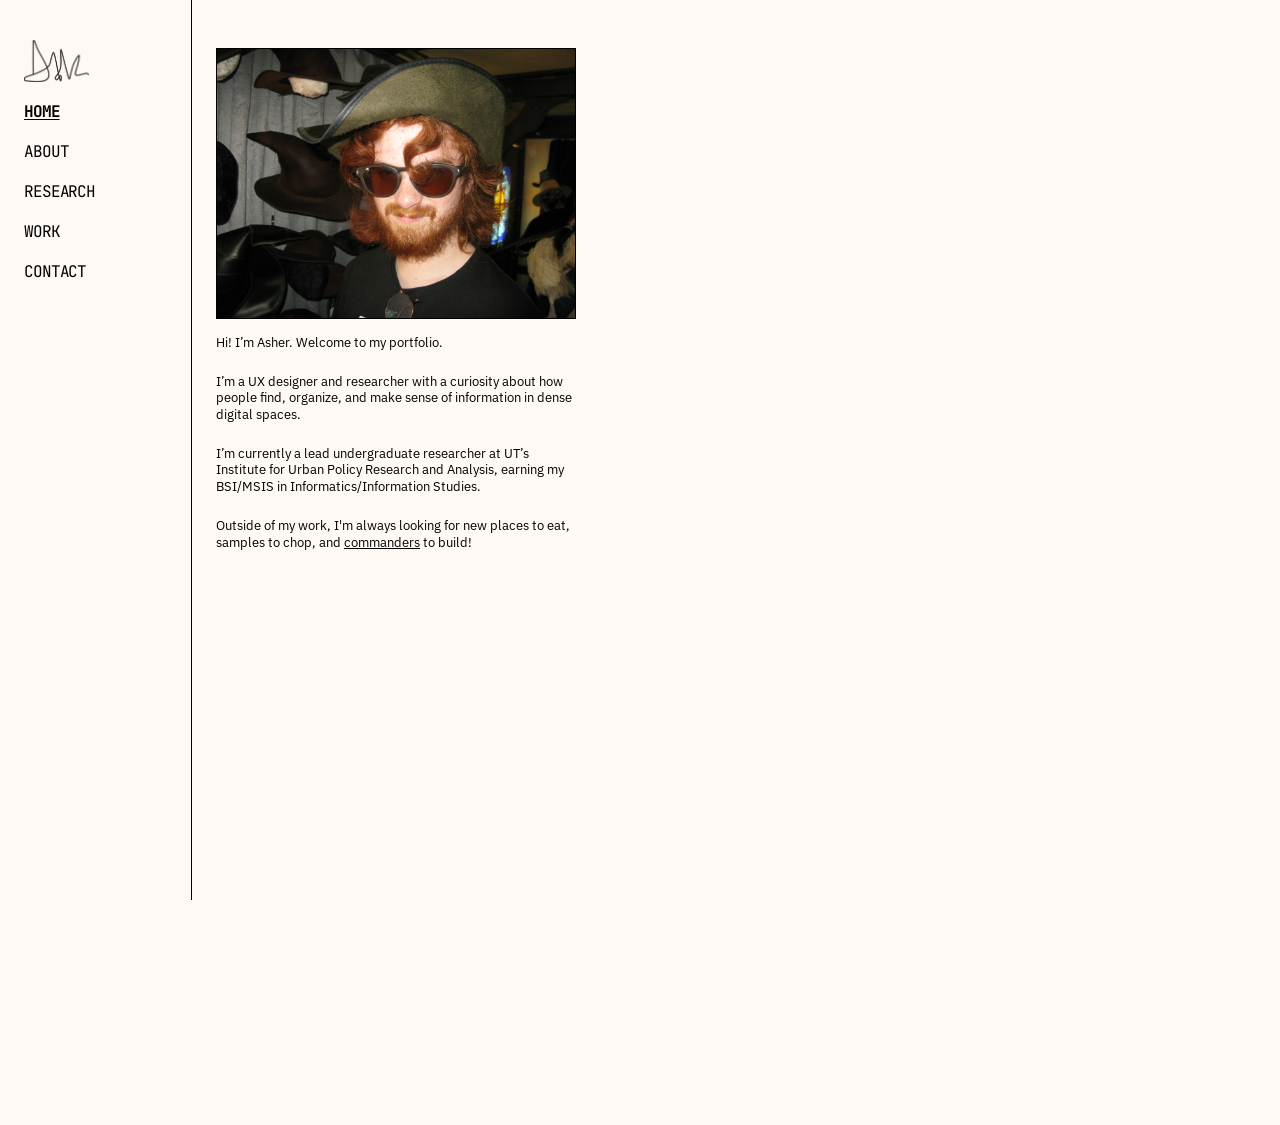
<file: index.html>
<!DOCTYPE html>
<html lang="en">
<head>
  <meta charset="UTF-8">
  <meta name="viewport" content="width=device-width, initial-scale=1.0">
  <meta name="description" content="my portfolio">
  <title>atk/home</title>

  <link rel="icon" href="appicon.png">
  <link rel="preconnect" href="https://fonts.googleapis.com">
  <link rel="preconnect" href="https://fonts.gstatic.com" crossorigin>
  <link href="https://fonts.googleapis.com/css2?family=IBM+Plex+Sans:wght@400;700&family=JetBrains+Mono:wght@400;700&display=swap" rel="stylesheet">
  <link rel="stylesheet" href="styles.css">
  <style>:root { --content-width: 450px; --pad-top: 60px; }</style>
</head>
<body>
  <div class="page">

    <aside class="sidebar">
      <nav class="nav" aria-label="Main">
        <a class="logo" href="index.html">
          <img src="tabula_rasa_assets_exported/logo_hires.png" width="81" height="47" alt="home">
        </a>
        <ul class="nav-list">
          <li><a href="index.html" aria-current="page">Home</a></li>
          <li><a href="about.html">About</a></li>
          <li><a href="research.html">Research</a></li>
          <li><a href="work-homepage.html">Work</a></li>
          <li><a href="contact.html">Contact</a></li>
        </ul>
      </nav>
    </aside>

    <main class="content">
      <figure>
        <img src="tabula_rasa_assets_exported/website/home/Container/29359CBE-0831-4A86-A780-DB08AB0CEACF_1_105_c 1.jpg" alt="me">
      </figure>

      <div class="section">
        <p>Hi! I’m Asher. Welcome to my portfolio.</p><span style="line-height: 0.5;"><br></span>
        <p>I’m a UX designer and researcher with a curiosity about how people find, organize, and make sense of information in dense digital spaces.</p><span style="line-height: 0.5;"><br></span>
        <p>I’m currently a lead undergraduate researcher at UT’s Institute for Urban Policy Research and Analysis, earning my BSI/MSIS in Informatics/Information Studies.</p><span style="line-height: 0.5;"><br></span>
        <p>Outside of my work, I'm always looking for new places to eat, samples to chop, and <a href="https://en.wikipedia.org/wiki/Magic:_The_Gathering_Commander" target="_blank">commanders</a> to build!</p>
      </div>
    </main>

  </div>
</body>
</html>
</file>
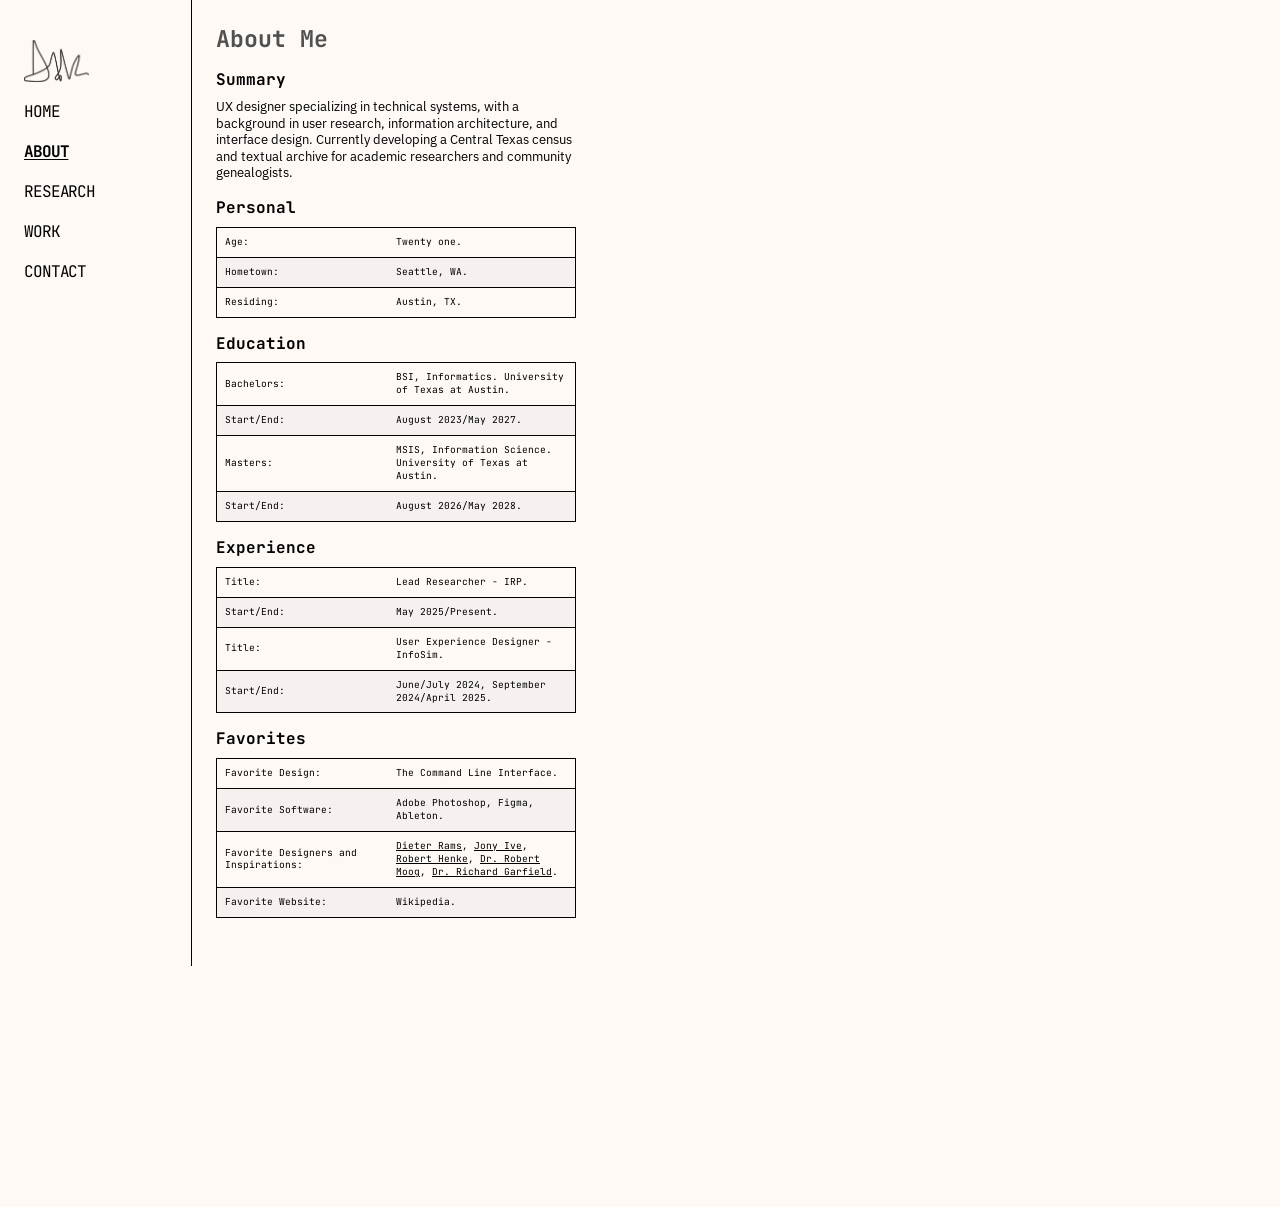
<file: about.html>
<!DOCTYPE html>
<html lang="en">
<head>
  <meta charset="UTF-8">
  <meta name="viewport" content="width=device-width, initial-scale=1.0">
  <meta name="description" content="About me">
  <title>atk/about</title>

  <link rel="icon" href="appicon.png">
  <link rel="preconnect" href="https://fonts.googleapis.com">
  <link rel="preconnect" href="https://fonts.gstatic.com" crossorigin>
  <link href="https://fonts.googleapis.com/css2?family=IBM+Plex+Sans:wght@400;700&family=JetBrains+Mono:wght@400;700&display=swap" rel="stylesheet">
  <link rel="stylesheet" href="styles.css">
  <style>:root { --content-width: 450px; --pad-top: 30px; }</style>
</head>
<body>
  <div class="page">

    <aside class="sidebar">
      <nav class="nav" aria-label="Main">
        <a class="logo" href="index.html">
          <img src="tabula_rasa_assets_exported/logo_hires.png" width="81" height="47" alt="go home">
        </a>
        <ul class="nav-list">
          <li><a href="index.html">Home</a></li>
          <li><a href="about.html" aria-current="page">About</a></li>
          <li><a href="research.html">Research</a></li>
          <li><a href="work-homepage.html">Work</a></li>
          <li><a href="contact.html">Contact</a></li>
        </ul>
      </nav>
    </aside>

    <main class="content">
      <h1>About Me</h1>

      <div class="section">
        <h2>Summary</h2>
        <p>UX designer specializing in technical systems, with a background in user research, information architecture, and interface design. Currently developing a Central Texas census and textual archive for academic researchers and community genealogists.</p>
      </div>

      <div class="section">
        <h2>Personal</h2>
      <dl class="details">
        <div class="details-row">
          <dt>Age:</dt>
          <dd>Twenty one.</dd>
        </div>
        <div class="details-row">
          <dt>Hometown:</dt>
          <dd>Seattle, WA.</dd>
        </div>
        <div class="details-row">
          <dt>Residing:</dt>
          <dd>Austin, TX.</dd>
        </div>
      </dl>
      </div>

      <div class="section">
        <h2>Education</h2>
      <dl class="details">
        <div class="details-row">
          <dt>Bachelors:</dt>
          <dd>BSI, Informatics. University of Texas at Austin.</dd>
        </div>
        <div class="details-row">
          <dt>Start/End:</dt>
          <dd>August 2023/May 2027.</dd>
        </div>
        <div class="details-row">
          <dt>Masters:</dt>
          <dd>MSIS, Information Science. University of Texas at Austin.</dd>
        </div>
        <div class="details-row">
          <dt>Start/End:</dt>
          <dd>August 2026/May 2028.</dd>
        </div>
      </dl>
      </div>

      <div class="section">
        <h2>Experience</h2>
      <dl class="details">
        <div class="details-row">
          <dt>Title:</dt>
          <dd>Lead Researcher - IRP.</dd>
        </div>
        <div class="details-row">
          <dt>Start/End:</dt>
          <dd>May 2025/Present.</dd>
        </div>
        <div class="details-row">
          <dt>Title:</dt>
          <dd>User Experience Designer - InfoSim.</dd>
        </div>
        <div class="details-row">
          <dt>Start/End:</dt>
          <dd>June/July 2024, September 2024/April 2025.</dd>
        </div>
      </dl>
      </div>

      <div class="section">
        <h2>Favorites</h2>
      <dl class="details">
        <div class="details-row">
          <dt>Favorite Design:</dt>
          <dd>The Command Line Interface.</dd>
        </div>
        <div class="details-row">
          <dt>Favorite Software:</dt>
          <dd>Adobe Photoshop, Figma, Ableton.</dd>
        </div>
        <div class="details-row">
          <dt>Favorite Designers and Inspirations:</dt>
          <dd><a href="https://en.wikipedia.org/wiki/Dieter_Rams" target = "_blank">Dieter Rams</a>, <a href="https://en.wikipedia.org/wiki/Jony_Ive" target = "_blank">Jony Ive</a>, <a href="https://en.wikipedia.org/wiki/Robert_Henke" target = "_blank">Robert Henke</a>, <a href="https://en.wikipedia.org/wiki/Robert_Moog" target = "_blank">Dr. Robert Moog</a>, <a href="https://en.wikipedia.org/wiki/Richard_Garfield" target = "_blank">Dr. Richard Garfield</a>.</dd>
        </div>
        <div class="details-row">
          <dt>Favorite Website:</dt>
          <dd>Wikipedia.</dd>
        </div>
      </dl>
      </div>
    </main>

  </div>
</body>
</html>
</file>
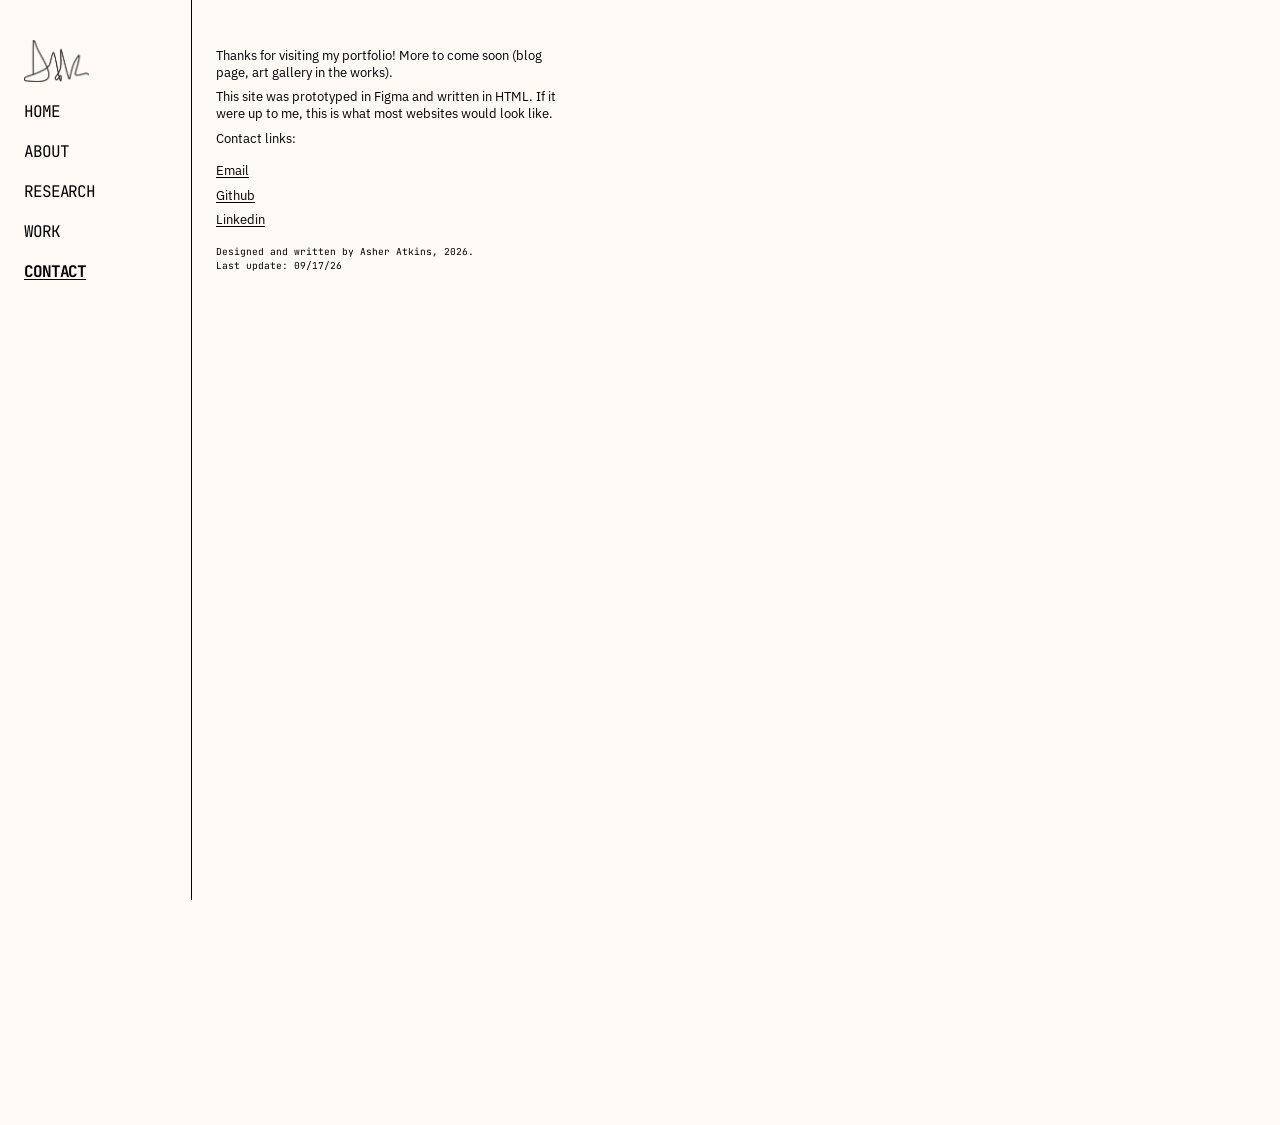
<file: contact.html>
<!DOCTYPE html>
<html lang="en">
<head>
  <meta charset="UTF-8">
  <meta name="viewport" content="width=device-width, initial-scale=1.0">
  <meta name="description" content="Contact me">
  <title>atk/contact</title>

  <link rel="icon" href="appicon.png">
  <link rel="preconnect" href="https://fonts.googleapis.com">
  <link rel="preconnect" href="https://fonts.gstatic.com" crossorigin>
  <link href="https://fonts.googleapis.com/css2?family=IBM+Plex+Sans:wght@400;700&family=JetBrains+Mono:wght@400;700&display=swap" rel="stylesheet">
  <link rel="stylesheet" href="styles.css">
  <style>:root { --content-width: 450px; --pad-top: 60px; }</style>
</head>
<body>
  <div class="page">

    <aside class="sidebar">
      <nav class="nav" aria-label="Main">
        <a class="logo" href="index.html">
          <img src="tabula_rasa_assets_exported/logo_hires.png" width="81" height="47" alt="home">
        </a>
        <ul class="nav-list">
          <li><a href="index.html">Home</a></li>
          <li><a href="about.html">About</a></li>
          <li><a href="research.html">Research</a></li>
          <li><a href="work-homepage.html">Work</a></li>
          <li><a href="contact.html" aria-current="page">Contact</a></li>
        </ul>
      </nav>
    </aside>

    <main class="content">
      <div class="section">
        <p>Thanks for visiting my portfolio! More to come soon (blog page, art gallery in the works).</p>
        <p>This site was prototyped in Figma and written in HTML. If it were up to me, this is what most websites would look like.</p>
        <p>Contact links:</p>
      </div>

      <div class="link-list">
        <a href="mailto:hello@atatkins.com">Email</a>
        <a href="https://github.com/skramjet" target="_blank">Github</a>
        <a href="https://www.linkedin.com/in/asher-atkins-a924b6294/" target="_blank">Linkedin</a>
      </div>

      <p class="colophon">Designed and written by Asher Atkins, 2026.<br>Last update: 09/17/26</p>
    </main>

  </div>
</body>
</html>
</file>
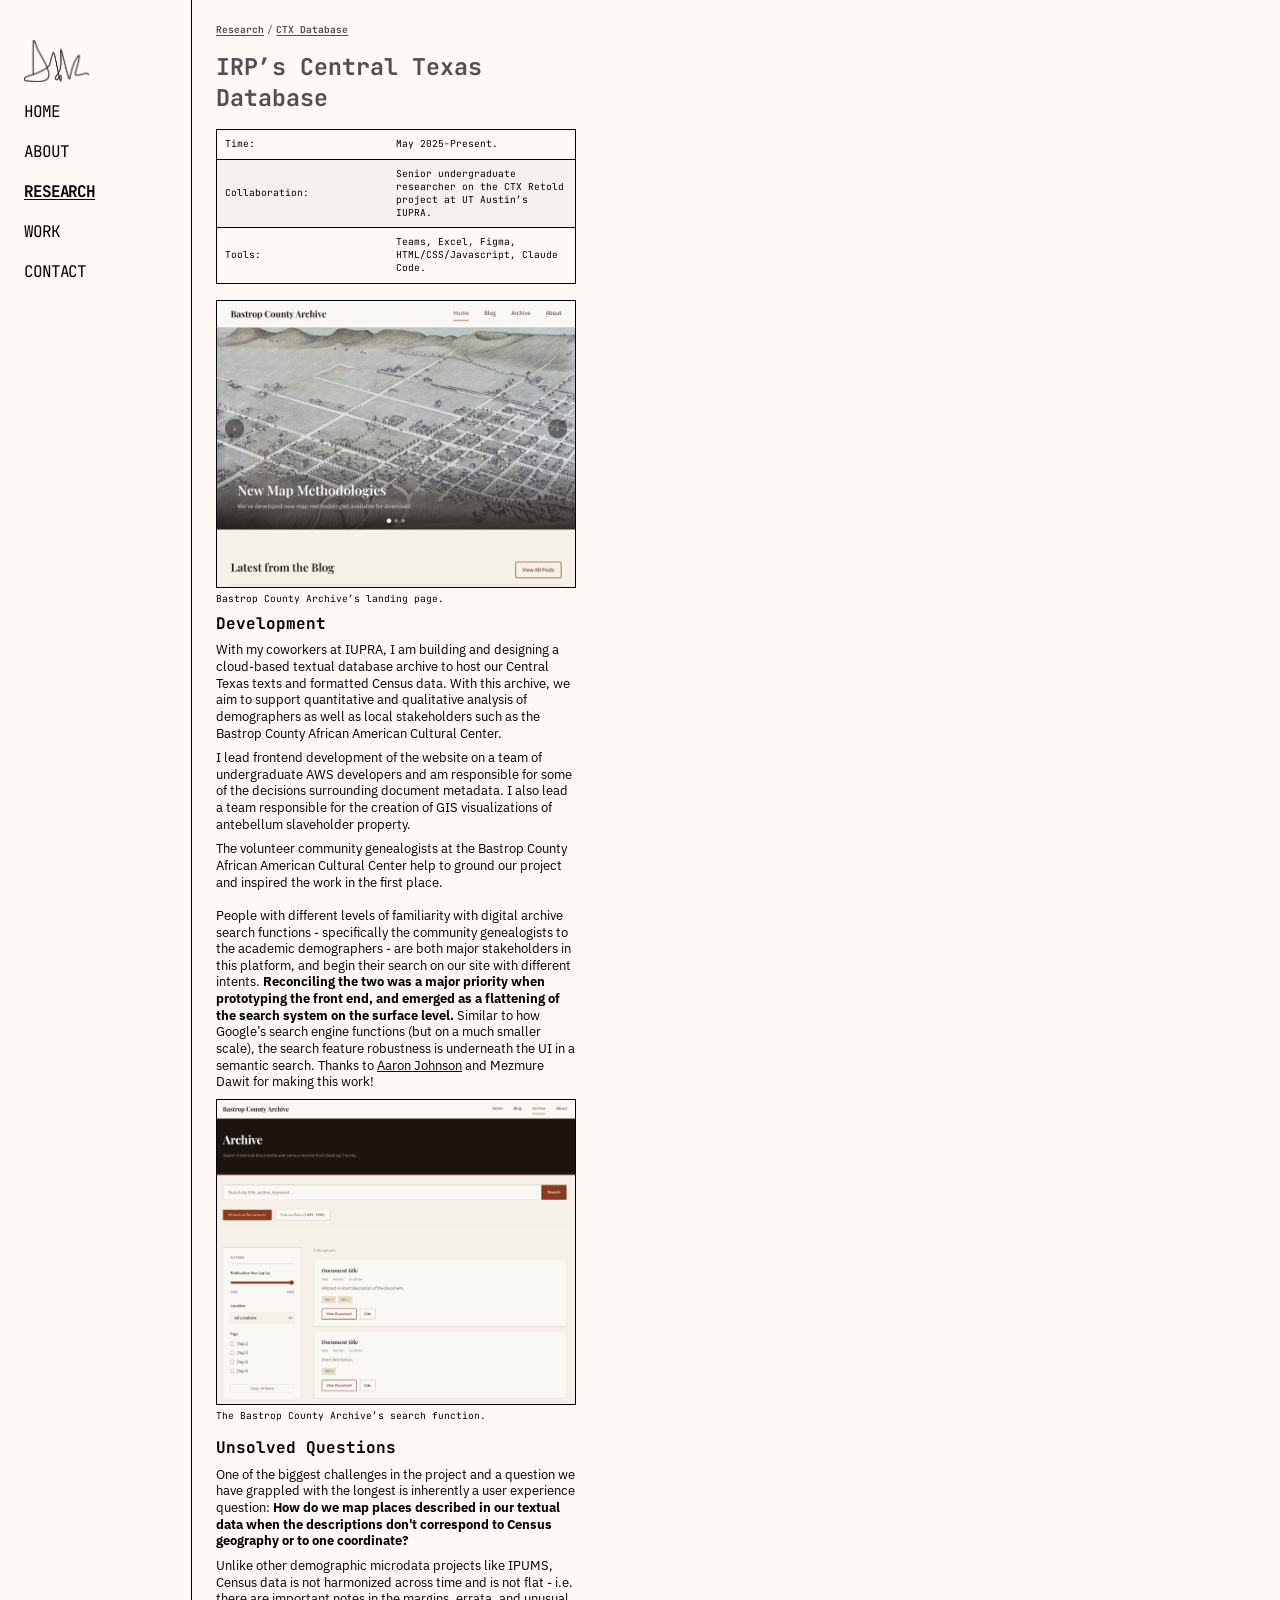
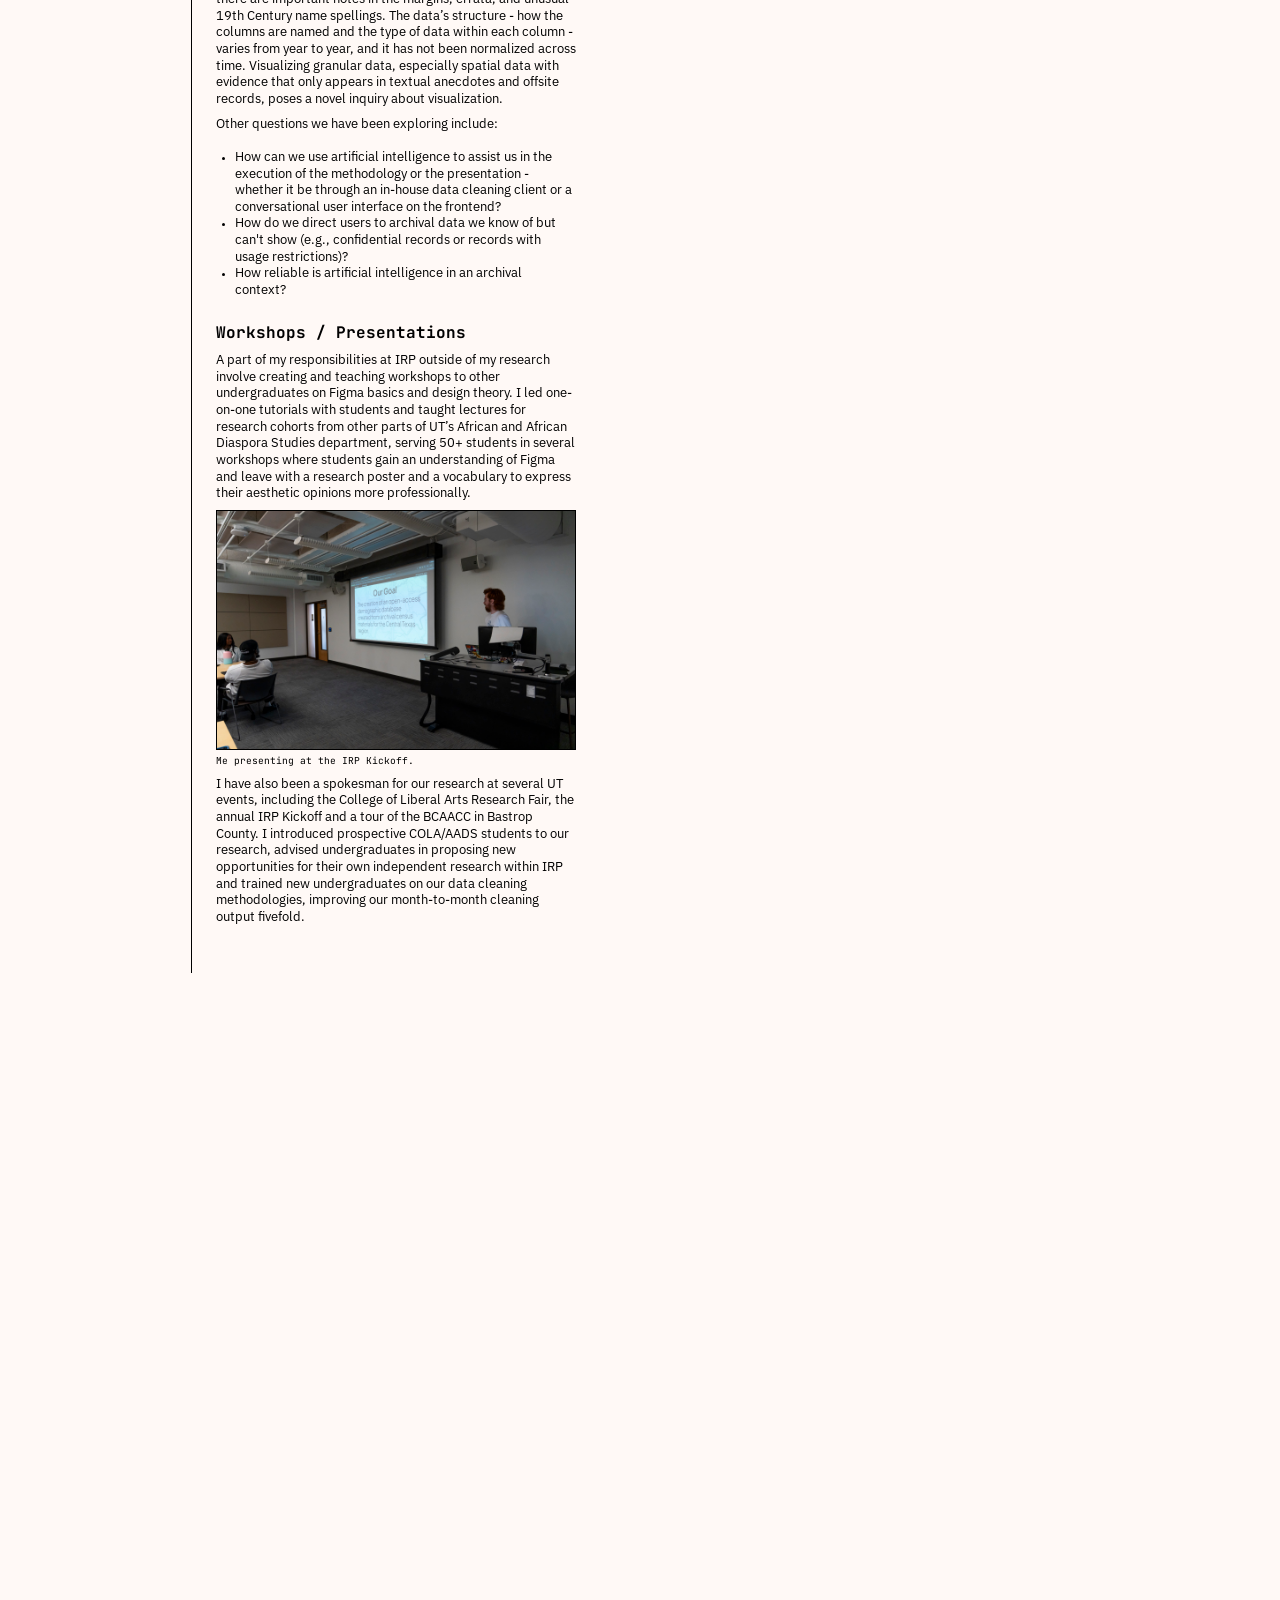
<file: research.html>
<!DOCTYPE html>
<html lang="en">
<head>
  <meta charset="UTF-8">
  <meta name="viewport" content="width=device-width, initial-scale=1.0">
  <meta name="description" content="Research project.">
  <title>atk/research</title>

  <link rel="icon" href="appicon.png">
  <link rel="preconnect" href="https://fonts.googleapis.com">
  <link rel="preconnect" href="https://fonts.gstatic.com" crossorigin>
  <link href="https://fonts.googleapis.com/css2?family=IBM+Plex+Sans:wght@400;700&family=JetBrains+Mono:wght@400;700&display=swap" rel="stylesheet">
  <link rel="stylesheet" href="styles.css">
  <style>:root { --content-width: 450px; --pad-top: 30px; }</style>
</head>
<body>
  <div class="page">

    <aside class="sidebar">
      <nav class="nav" aria-label="Main">
        <a class="logo" href="index.html">
          <img src="tabula_rasa_assets_exported/logo_hires.png" width="81" height="47" alt="home">
        </a>
        <ul class="nav-list">
          <li><a href="index.html">Home</a></li>
          <li><a href="about.html">About</a></li>
          <li><a href="research.html" aria-current="page">Research</a></li>
          <li><a href="work-homepage.html">Work</a></li>
          <li><a href="contact.html">Contact</a></li>
        </ul>
      </nav>
    </aside>

    <main class="content">
      <p class="breadcrumb">
        <a href="research.html" class="here">Research</a>
        <span aria-hidden="true">/</span>
        <a href="research.html" aria-current="page">CTX Database</a>
      </p>

      <h1>IRP’s Central Texas Database</h1>

      <dl class="details">
        <div class="details-row">
          <dt>Time:</dt>
          <dd>May 2025-Present.</dd>
        </div>
        <div class="details-row">
          <dt>Collaboration:</dt>
          <dd>Senior undergraduate researcher on the CTX Retold project at UT Austin’s IUPRA.</dd>
        </div>
        <div class="details-row">
          <dt>Tools:</dt>
          <dd>Teams, Excel, Figma, HTML/CSS/Javascript, Claude Code.</dd>
        </div>
      </dl>

      <div class="section">
        <figure>
          <img src="tabula_rasa_assets_exported/website/research/Container/Frame%2091/Frame%2056/Screenshot%202026-09-13%20at%2012.48.58%201.png" alt="Bastrop County Archive homepage with a historic bird's-eye map of Bastrop and a 'New Map Methodologies' banner">
          <figcaption>Bastrop County Archive’s landing page.</figcaption>
        </figure>

        <h2>Development</h2>
        <p>With my coworkers at IUPRA, I am building and designing a cloud-based textual database archive to host our Central Texas texts and formatted Census data. With this archive, we aim to support quantitative and qualitative analysis of demographers as well as local stakeholders such as the Bastrop County African American Cultural Center.</p>
        <p>I lead frontend development of the website on a team of undergraduate AWS developers and am responsible for some of the decisions surrounding document metadata. I also lead a team responsible for the creation of GIS visualizations of antebellum slaveholder property.</p>
        <p>The volunteer community genealogists at the Bastrop County African American Cultural Center help to ground our project and inspired the work in the first place.</p>
        <p class="spaced">People with different levels of familiarity with digital archive search functions - specifically the community genealogists to the academic demographers - are both major stakeholders in this platform, and begin their search on our site with different intents. <strong>Reconciling the two was a major priority when prototyping the front end, and emerged as a flattening of the search system on the surface level.</strong> Similar to how Google’s search engine functions (but on a much smaller scale), the search feature robustness is underneath the UI in a semantic search. Thanks to <a href="https://github.com/Aaronsupa" target="_blank">Aaron Johnson</a> and Mezmure Dawit for making this work!</p>

        <figure>
          <img src="tabula_rasa_assets_exported/website/research/Container/Frame%20108/Frame%20107/Screenshot%202026-09-17%20at%2015.53.19%201.png" alt="The archive's search page: filter sidebar on the left and result cards on the right">
          <figcaption>The Bastrop County Archive’s search function.</figcaption>
        </figure>
      </div>

      <div class="section">
        <h2>Unsolved Questions</h2>
        <p>One of the biggest challenges in the project and a question we have grappled with the longest is inherently a user experience question: <strong>How do we map places described in our textual data when the descriptions don't correspond to Census geography or to one coordinate?</strong></p>
        <p>Unlike other demographic microdata projects like IPUMS, Census data is not harmonized across time and is not flat - i.e. there are important notes in the margins, errata, and unusual 19th Century name spellings. The data’s structure - how the columns are named and the type of data within each column - varies from year to year, and it has not been normalized across time. Visualizing granular data, especially spatial data with evidence that only appears in textual anecdotes and offsite records, poses a novel inquiry about visualization.</p>
        <p>Other questions we have been exploring include:</p>
        <ul class="list">
          <li>How can we use artificial intelligence to assist us in the execution of the methodology or the presentation - whether it be through an in-house data cleaning client or a conversational user interface on the frontend?</li>
          <li>How do we direct users to archival data we know of but can't show (e.g., confidential records or records with usage restrictions)?</li>
          <li>How reliable is artificial intelligence in an archival context?</li>
        </ul>
      </div>

      <div class="section">
        <h2>Workshops / Presentations</h2>
        <p>A part of my responsibilities at IRP outside of my research involve creating and teaching workshops to other undergraduates on Figma basics and design theory. I led one-on-one tutorials with students and taught lectures for research cohorts from other parts of UT’s African and African Diaspora Studies department, serving 50+ students in several workshops where students gain an understanding of Figma and leave with a research poster and a vocabulary to express their aesthetic opinions more professionally.</p>

        <figure>
          <img src="tabula_rasa_assets_exported/website/research/Container/Frame%2086/Frame%2058/25_AADS_2026_IRP%20Kickoff_DSC08305_08305%201.jpg" alt="Presenting the 'Our Goal' slide in a lecture room at the IRP Kickoff">
          <figcaption>Me presenting at the IRP Kickoff.</figcaption>
        </figure>

        <p>I have also been a spokesman for our research at several UT events, including the College of Liberal Arts Research Fair, the annual IRP Kickoff and a tour of the BCAACC in Bastrop County. I introduced prospective COLA/AADS students to our research, advised undergraduates in proposing new opportunities for their own independent research within IRP and trained new undergraduates on our data cleaning methodologies, improving our month-to-month cleaning output fivefold.</p>
      </div>
    </main>

  </div>
</body>
</html>
</file>
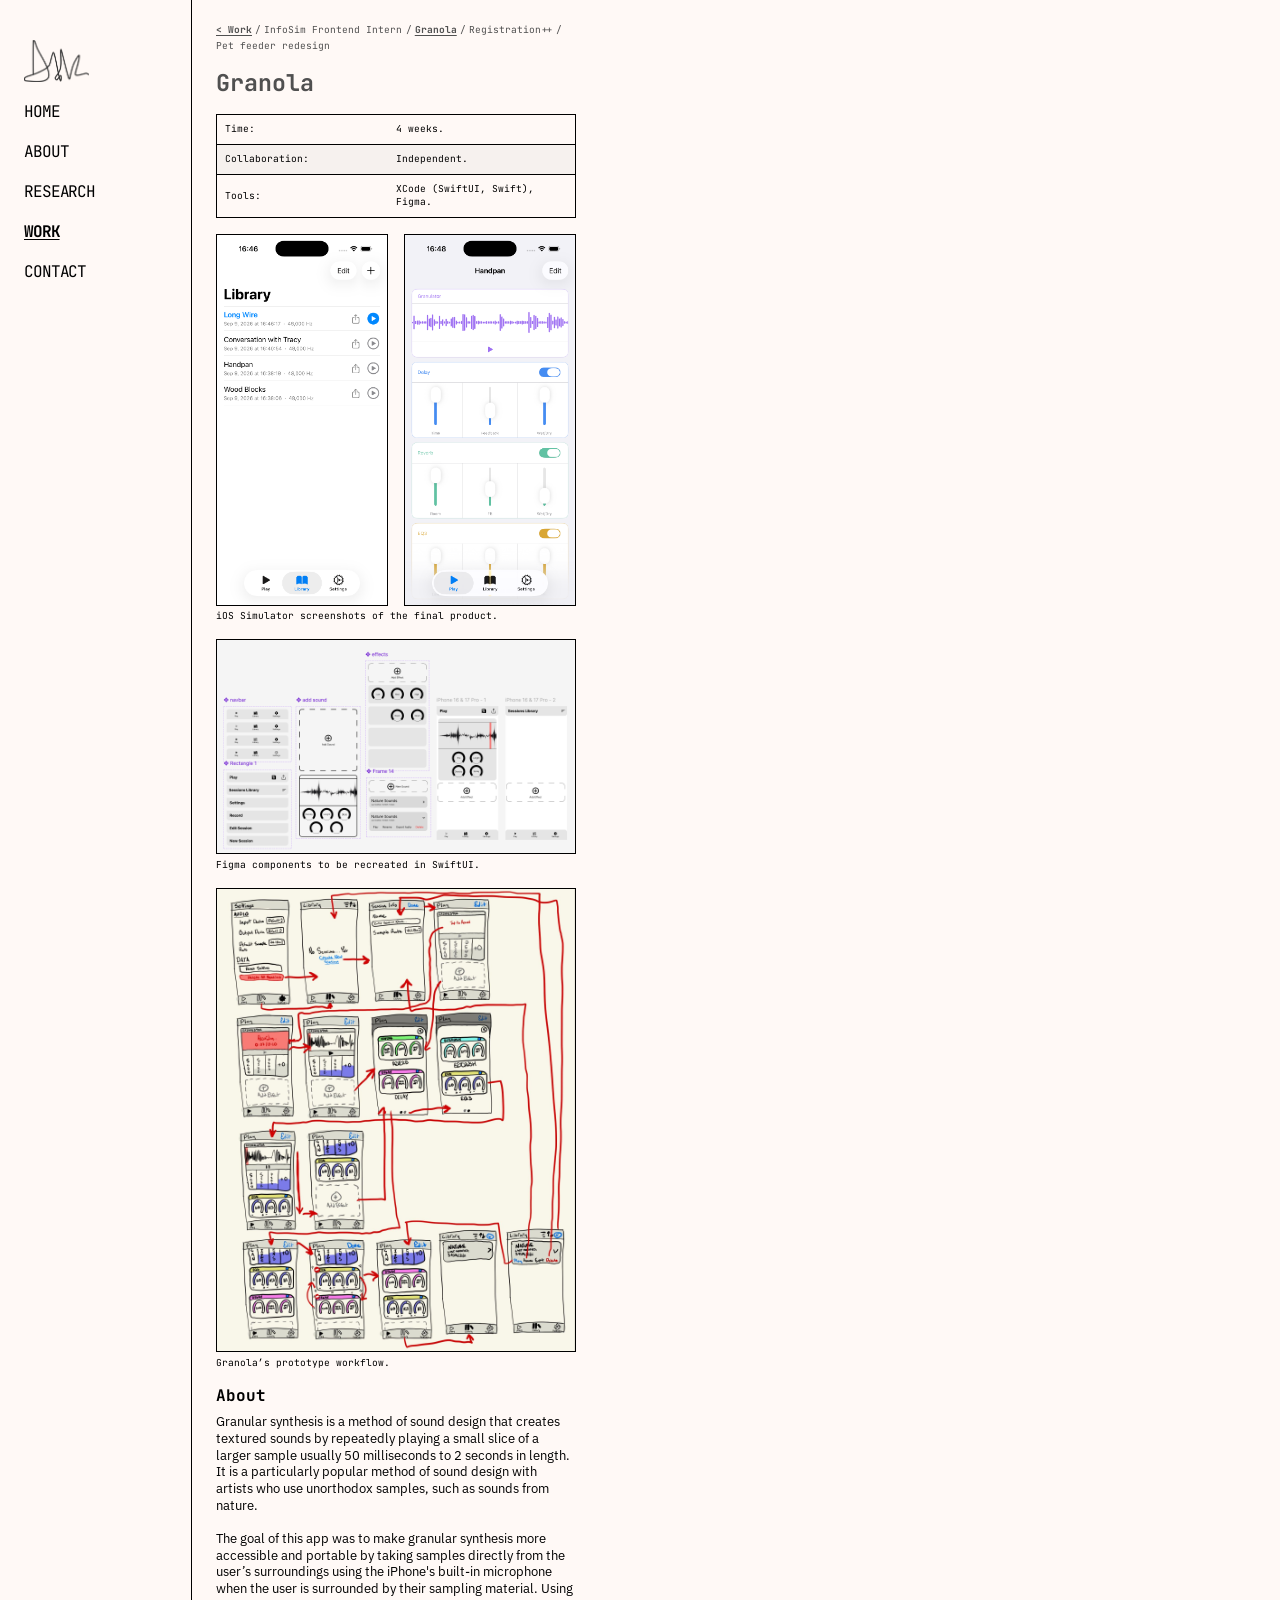
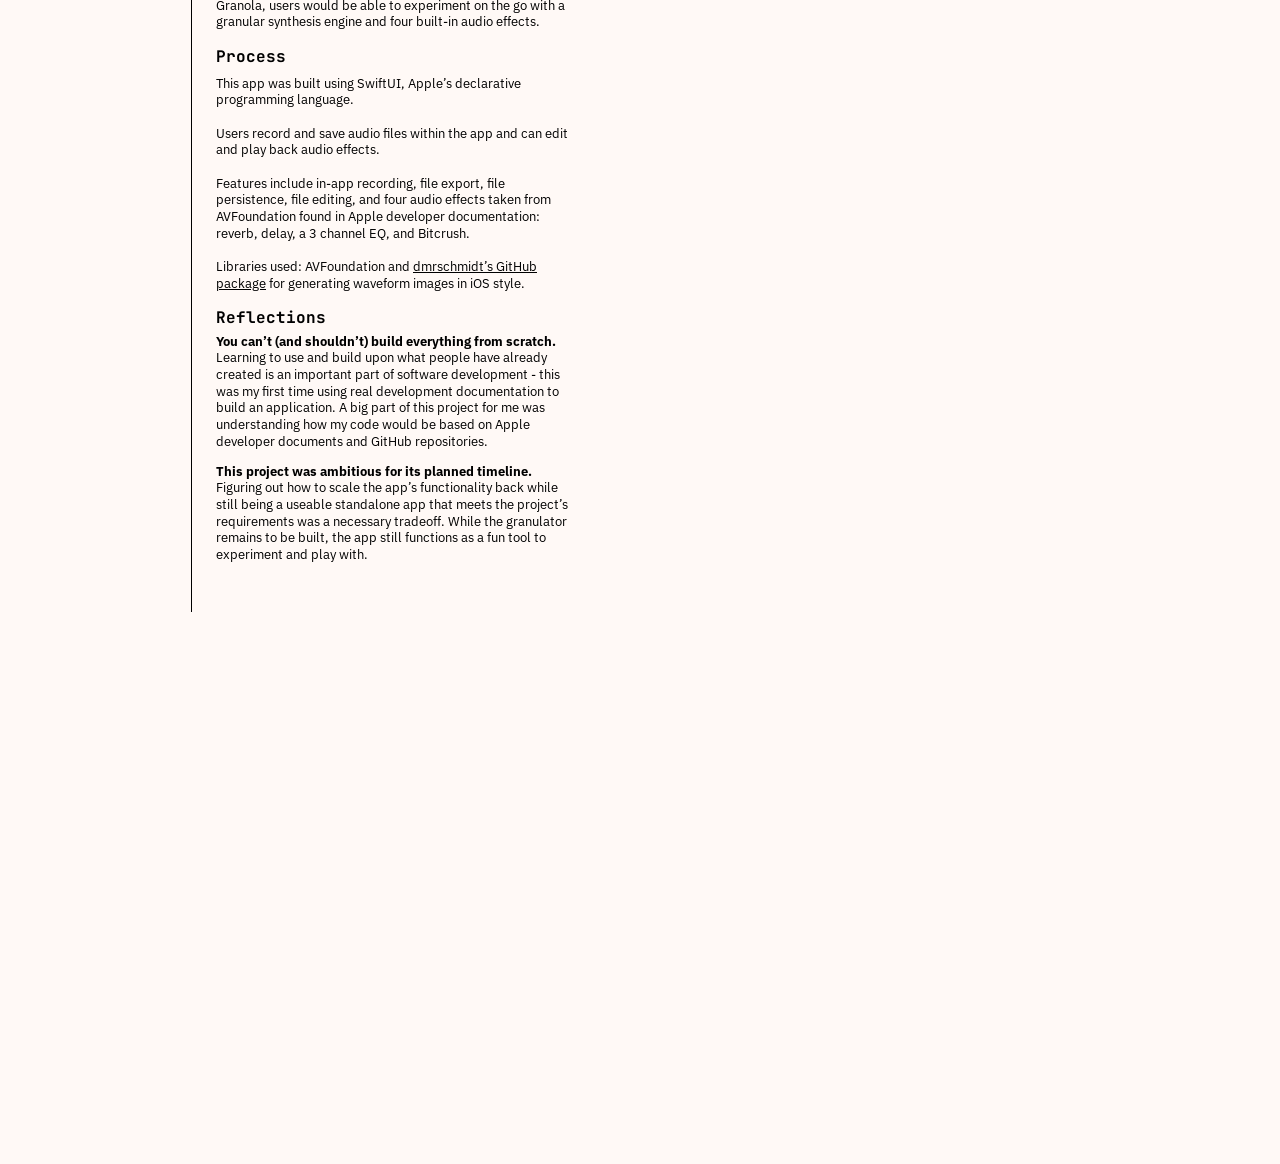
<file: work-granola.html>
<!DOCTYPE html>
<html lang="en">
<head>
  <meta charset="UTF-8">
  <meta name="viewport" content="width=device-width, initial-scale=1.0">
  <meta name="description" content="Granola: an iOS app for granular synthesis, built in SwiftUI.">
  <title>atk/work/granola</title>

  <link rel="icon" href="appicon.png">
  <link rel="preconnect" href="https://fonts.googleapis.com">
  <link rel="preconnect" href="https://fonts.gstatic.com" crossorigin>
  <link href="https://fonts.googleapis.com/css2?family=IBM+Plex+Sans:wght@400;700&family=JetBrains+Mono:wght@400;700&display=swap" rel="stylesheet">
  <link rel="stylesheet" href="styles.css">
  <style>:root { --content-width: 450px; --pad-top: 30px; }</style>
</head>
<body>
  <div class="page">

    <aside class="sidebar">
      <nav class="nav" aria-label="Main">
        <a class="logo" href="index.html">
          <img src="tabula_rasa_assets_exported/logo_hires.png" width="81" height="47" alt="home">
        </a>
        <ul class="nav-list">
          <li><a href="index.html">Home</a></li>
          <li><a href="about.html">About</a></li>
          <li><a href="research.html">Research</a></li>
          <li><a href="work-homepage.html" aria-current="page">Work</a></li>
          <li><a href="contact.html">Contact</a></li>
        </ul>
      </nav>
    </aside>

    <main class="content">
      <p class="breadcrumb">
        <a href="work-homepage.html" class="here">&lt; Work</a>
        <span aria-hidden="true">/</span>
        <a href="work-infosim.html">InfoSim Frontend Intern</a>
        <span aria-hidden="true">/</span>
        <a href="work-granola.html" aria-current="page">Granola</a>
        <span aria-hidden="true">/</span>
        <a href="work-regis.html">Registration++</a>
        <span aria-hidden="true">/</span>
        <a href="work-wopet.html">Pet feeder redesign</a>
      </p>

      <h1>Granola</h1>

      <dl class="details">
        <div class="details-row">
          <dt>Time:</dt>
          <dd>4 weeks.</dd>
        </div>
        <div class="details-row">
          <dt>Collaboration:</dt>
          <dd>Independent.</dd>
        </div>
        <div class="details-row">
          <dt>Tools:</dt>
          <dd>XCode (SwiftUI, Swift), Figma.</dd>
        </div>
      </dl>

      <figure>
        <div class="img-row" style="gap:20px">
          <img src="tabula_rasa_assets_exported/website/work-granola/Container/Frame%20106/Frame%2073/Frame%2072/Simulator%20Screenshot%20-%20iPhone%2017%20-%202026-09-09%20at%2016.46.31%201.png" alt="Granola library screen listing recorded samples">
          <img src="tabula_rasa_assets_exported/website/work-granola/Container/Frame%20106/Frame%2073/Frame%2072/Simulator%20Screenshot%20-%20iPhone%2017%20-%202026-09-09%20at%2016.48.10%201.png" alt="Granola effects screen with waveform and effect controls">
        </div>
        <figcaption>iOS Simulator screenshots of the final product.</figcaption>
      </figure>

      <figure>
        <img src="tabula_rasa_assets_exported/website/work-granola/Container/Frame%2060/Screenshot%202026-09-08%20at%2018.30.05%201.png" alt="Figma component sheet for the app's controls">
        <figcaption>Figma components to be recreated in SwiftUI.</figcaption>
      </figure>

      <figure>
        <img src="tabula_rasa_assets_exported/website/work-granola/Container/Frame%2050/granolaFlow%201.jpg" alt="Prototype workflow diagram with screens connected by red arrows">
        <figcaption>Granola’s prototype workflow.</figcaption>
      </figure>

      <div class="section">
        <h2>About</h2>
        <p>Granular synthesis is a method of sound design that creates textured sounds by repeatedly playing a small slice of a larger sample usually 50 milliseconds to 2 seconds in length. It is a particularly popular method of sound design with artists who use unorthodox samples, such as sounds from nature.</p>
        <p class="spaced">The goal of this app was to make granular synthesis more accessible and portable by taking samples directly from the user’s surroundings using the iPhone's built-in microphone when the user is surrounded by their sampling material. Using Granola, users would be able to experiment on the go with a granular synthesis engine and four built-in audio effects.</p>
      </div>

      <div class="section">
        <h2>Process</h2>
        <p>This app was built using SwiftUI, Apple’s declarative programming language.</p>
        <p class="spaced">Users record and save audio files within the app and can edit and play back audio effects.</p>
        <p class="spaced">Features include in-app recording, file export, file persistence, file editing, and four audio effects taken from AVFoundation found in Apple developer documentation: reverb, delay, a 3 channel EQ, and Bitcrush.</p>
        <p class="spaced">Libraries used: AVFoundation and <a href="https://github.com/dmrschmidt/DSWaveformImage">dmrschmidt’s GitHub package</a> for generating waveform images in iOS style.</p>
      </div>

      <div class="section gap-6">
        <h2>Reflections</h2>
        <p><strong>You can’t (and shouldn’t) build everything from scratch.</strong> Learning to use and build upon what people have already created is an important part of software development - this was my first time using real development documentation to build an application. A big part of this project for me was understanding how my code would be based on Apple developer documents and GitHub repositories.</p>
        <p class="spaced"><strong>This project was ambitious for its planned timeline.</strong> Figuring out how to scale the app’s functionality back while still being a useable standalone app that meets the project’s requirements was a necessary tradeoff. While the granulator remains to be built, the app still functions as a fun tool to experiment and play with.</p>
      </div>
    </main>

  </div>
</body>
</html>
</file>
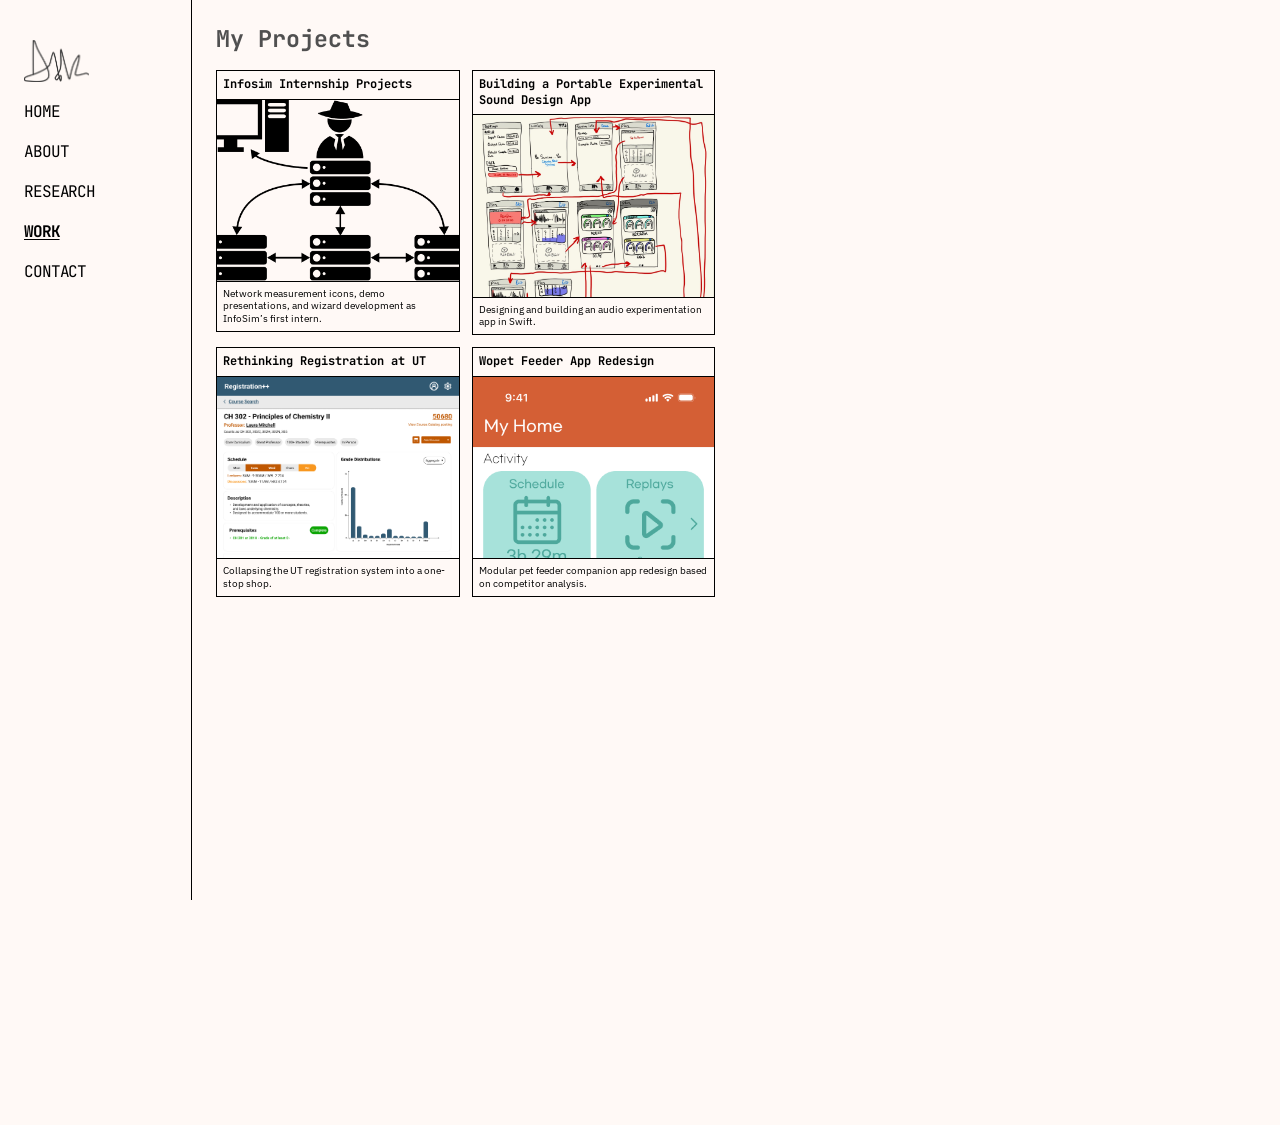
<file: work-homepage.html>
<!DOCTYPE html>
<html lang="en">
<head>
  <meta charset="UTF-8">
  <meta name="viewport" content="width=device-width, initial-scale=1.0">
  <meta name="description" content="Design and research projects by me.">
  <title>atk/work</title>

  <link rel="icon" href="appicon.png">
  <link rel="preconnect" href="https://fonts.googleapis.com">
  <link rel="preconnect" href="https://fonts.gstatic.com" crossorigin>
  <link href="https://fonts.googleapis.com/css2?family=IBM+Plex+Sans:wght@400;700&family=JetBrains+Mono:wght@400;700&display=swap" rel="stylesheet">
  <link rel="stylesheet" href="styles.css">
  <style>:root { --content-width: 832px; --pad-top: 30px; }</style>
</head>
<body>
  <div class="page">

    <aside class="sidebar">
      <nav class="nav" aria-label="Main">
        <a class="logo" href="index.html">
          <img src="tabula_rasa_assets_exported/logo_hires.png" width="81" height="47" alt="home">
        </a>
        <ul class="nav-list">
          <li><a href="index.html">Home</a></li>
          <li><a href="about.html">About</a></li>
          <li><a href="research.html">Research</a></li>
          <li><a href="work-homepage.html" aria-current="page">Work</a></li>
          <li><a href="contact.html">Contact</a></li>
        </ul>
      </nav>
    </aside>

    <main class="content">
      <h1>My Projects</h1>

      <div class="cards">
        <a class="card" href="work-infosim.html">
          <h2>Infosim Internship Projects</h2>
          <img src="tabula_rasa_assets_exported/website/work-infosim/Container/Frame%2078/Frame%2077/servernetwork%201.png" alt="Diagram of StableNet agents connected to a server">
          <p>Network measurement icons, demo presentations, and wizard development as InfoSim’s first intern.</p>
        </a>
        <a class="card" href="work-granola.html">
          <h2>Building a Portable Experimental Sound Design App</h2>
          <img src="tabula_rasa_assets_exported/website/work-granola/Container/Frame%2050/granolaFlow%201.jpg" alt="Prototype flow diagram of the Granola app">
          <p>Designing and building an audio experimentation app in Swift.</p>
        </a>
        <a class="card" href="work-regis.html">
          <h2>Rethinking Registration at UT</h2>
          <img src="tabula_rasa_assets_exported/website/work-regis/Container/Frame%2082/Frame%2059/regis%2B%2Bartifact%201.png" alt="Course details page for CH 302 in the Registration++ prototype">
          <p>Collapsing the UT registration system into a one-stop shop.</p>
        </a>
        <a class="card" href="work-wopet.html">
          <h2>Wopet Feeder App Redesign</h2>
          <img src="tabula_rasa_assets_exported/website/work-wopet/Container/Container/Image%20Row/Home%201.png" alt="Home screen of the redesigned pet feeder app">
          <p>Modular pet feeder companion app redesign based on competitor analysis.</p>
        </a>
      </div>
    </main>

  </div>
</body>
</html>
</file>
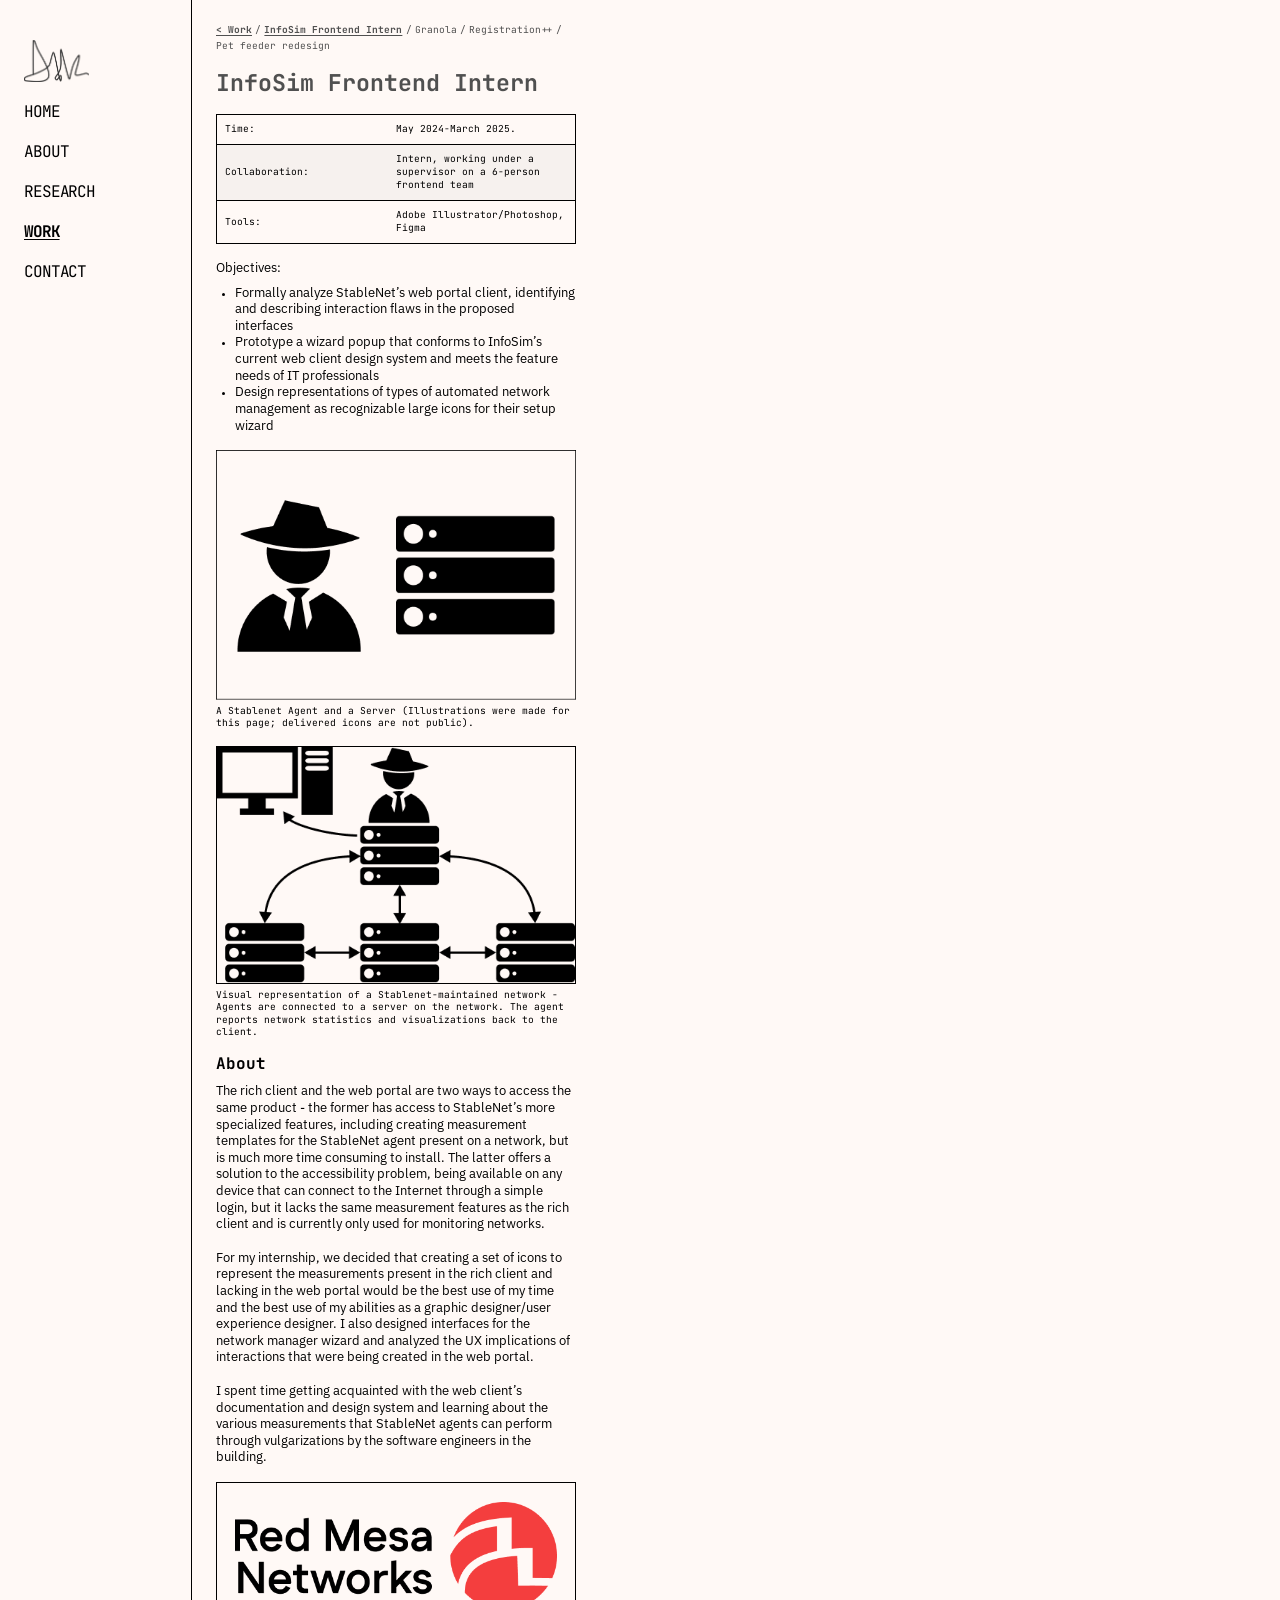
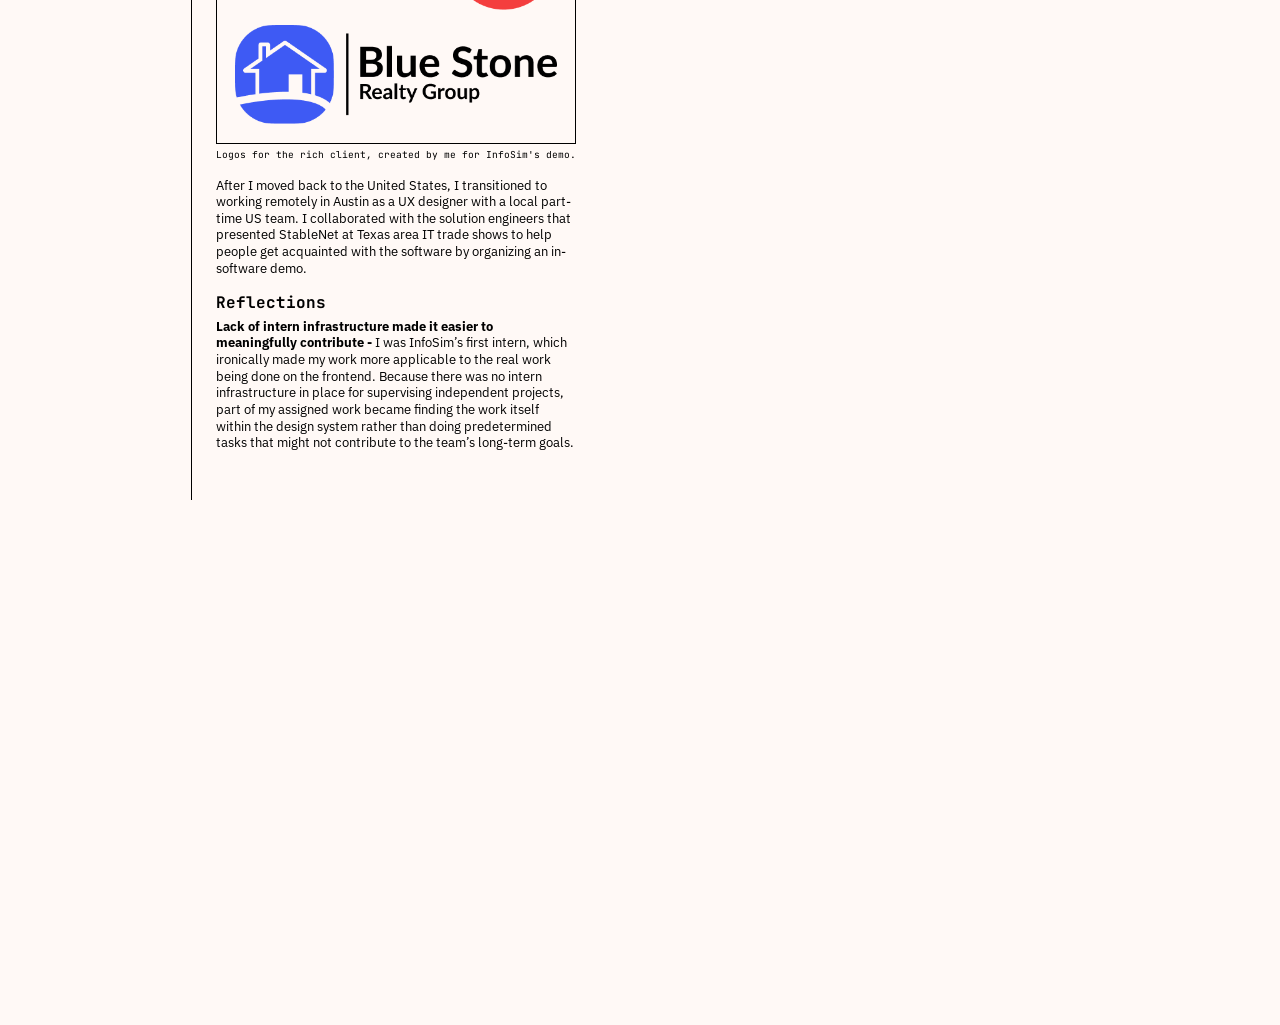
<file: work-infosim.html>
<!DOCTYPE html>
<html lang="en">
<head>
  <meta charset="UTF-8">
  <meta name="viewport" content="width=device-width, initial-scale=1.0">
  <meta name="description" content="InfoSim frontend internship">
  <title>atk/work/infosim</title>

  <link rel="icon" href="appicon.png">
  <link rel="preconnect" href="https://fonts.googleapis.com">
  <link rel="preconnect" href="https://fonts.gstatic.com" crossorigin>
  <link href="https://fonts.googleapis.com/css2?family=IBM+Plex+Sans:wght@400;700&family=JetBrains+Mono:wght@400;700&display=swap" rel="stylesheet">
  <link rel="stylesheet" href="styles.css">
  <style>:root { --content-width: 450px; --pad-top: 30px; }</style>
</head>
<body>
  <div class="page">

    <aside class="sidebar">
      <nav class="nav" aria-label="Main">
        <a class="logo" href="index.html">
          <img src="tabula_rasa_assets_exported/logo_hires.png" width="81" height="47" alt="home">
        </a>
        <ul class="nav-list">
          <li><a href="index.html">Home</a></li>
          <li><a href="about.html">About</a></li>
          <li><a href="research.html">Research</a></li>
          <li><a href="work-homepage.html" aria-current="page">Work</a></li>
          <li><a href="contact.html">Contact</a></li>
        </ul>
      </nav>
    </aside>

    <main class="content">
      <p class="breadcrumb">
        <a href="work-homepage.html" class="here">&lt; Work</a>
        <span aria-hidden="true">/</span>
        <a href="work-infosim.html" aria-current="page">InfoSim Frontend Intern</a>
        <span aria-hidden="true">/</span>
        <a href="work-granola.html">Granola</a>
        <span aria-hidden="true">/</span>
        <a href="work-regis.html">Registration++</a>
        <span aria-hidden="true">/</span>
        <a href="work-wopet.html">Pet feeder redesign</a>
      </p>

      <h1>InfoSim Frontend Intern</h1>

      <dl class="details">
        <div class="details-row">
          <dt>Time:</dt>
          <dd>May 2024-March 2025.</dd>
        </div>
        <div class="details-row">
          <dt>Collaboration:</dt>
          <dd>Intern, working under a supervisor on a 6-person frontend team</dd>
        </div>
        <div class="details-row">
          <dt>Tools:</dt>
          <dd>Adobe Illustrator/Photoshop, Figma</dd>
        </div>
      </dl>

      <div class="section">
        <p>Objectives:</p>
        <ul class="list snug">
          <li>Formally analyze StableNet’s web portal client, identifying and describing interaction flaws in the proposed interfaces</li>
          <li>Prototype a wizard popup that conforms to InfoSim’s current web client design system and meets the feature needs of IT professionals</li>
          <li>Design representations of types of automated network management as recognizable large icons for their setup wizard</li>
        </ul>
      </div>

      <div class="section" style="gap:20px">
        <figure class="plain">
          <img src="tabula_rasa_assets_exported/website/work-infosim/Container/Frame%2078/Frame%2076/agent%20and%20server%201.png" alt="Icon of a StableNet agent beside a stack of servers">
          <figcaption>A Stablenet Agent and a Server (Illustrations were made for this page; delivered icons are not public).</figcaption>
        </figure>
        <figure>
          <img src="tabula_rasa_assets_exported/website/work-infosim/Container/Frame%2078/Frame%2077/servernetwork%201.png" alt="Diagram of agents connected to servers across a network, reporting back to a client">
          <figcaption>Visual representation of a Stablenet-maintained network - Agents are connected to a server on the network. The agent reports network statistics and visualizations back to the client.</figcaption>
        </figure>
      </div>

      <div class="section">
        <h2>About</h2>
        <p>The rich client and the web portal are two ways to access the same product - the former has access to StableNet’s more specialized features, including creating measurement templates for the StableNet agent present on a network, but is much more time consuming to install. The latter offers a solution to the accessibility problem, being available on any device that can connect to the Internet through a simple login, but it lacks the same measurement features as the rich client and is currently only used for monitoring networks.</p>
        <p class="spaced">For my internship, we decided that creating a set of icons to represent the measurements present in the rich client and lacking in the web portal would be the best use of my time and the best use of my abilities as a graphic designer/user experience designer. I also designed interfaces for the network manager wizard and analyzed the UX implications of interactions that were being created in the web portal.</p>
        <p class="spaced">I spent time getting acquainted with the web client’s documentation and design system and learning about the various measurements that StableNet agents can perform through vulgarizations by the software engineers in the building.</p>
      </div>

      <figure class="plain">
        <div class="logo-box">
          <img src="tabula_rasa_assets_exported/website/work-infosim/Container/Frame%2052/Frame%2051/red_mesa%201.png" alt="Red Mesa Networks logo">
          <img src="tabula_rasa_assets_exported/website/work-infosim/Container/Frame%2052/Frame%2051/blue_stone%201.png" alt="Blue Stone Realty Group logo">
        </div>
        <figcaption>Logos for the rich client, created by me for InfoSim's demo.</figcaption>
      </figure>

      <p>After I moved back to the United States, I transitioned to working remotely in Austin as a UX designer with a local part-time US team. I collaborated with the solution engineers that presented StableNet at Texas area IT trade shows to help people get acquainted with the software by organizing an in-software demo.</p>

      <div class="section gap-6">
        <h2>Reflections</h2>
        <p><strong>Lack of intern infrastructure made it easier to meaningfully contribute -</strong> I was InfoSim’s first intern, which ironically made my work more applicable to the real work being done on the frontend. Because there was no intern infrastructure in place for supervising independent projects, part of my assigned work became finding the work itself within the design system rather than doing predetermined tasks that might not contribute to the team’s long-term goals.</p>
      </div>
    </main>

  </div>
</body>
</html>
</file>
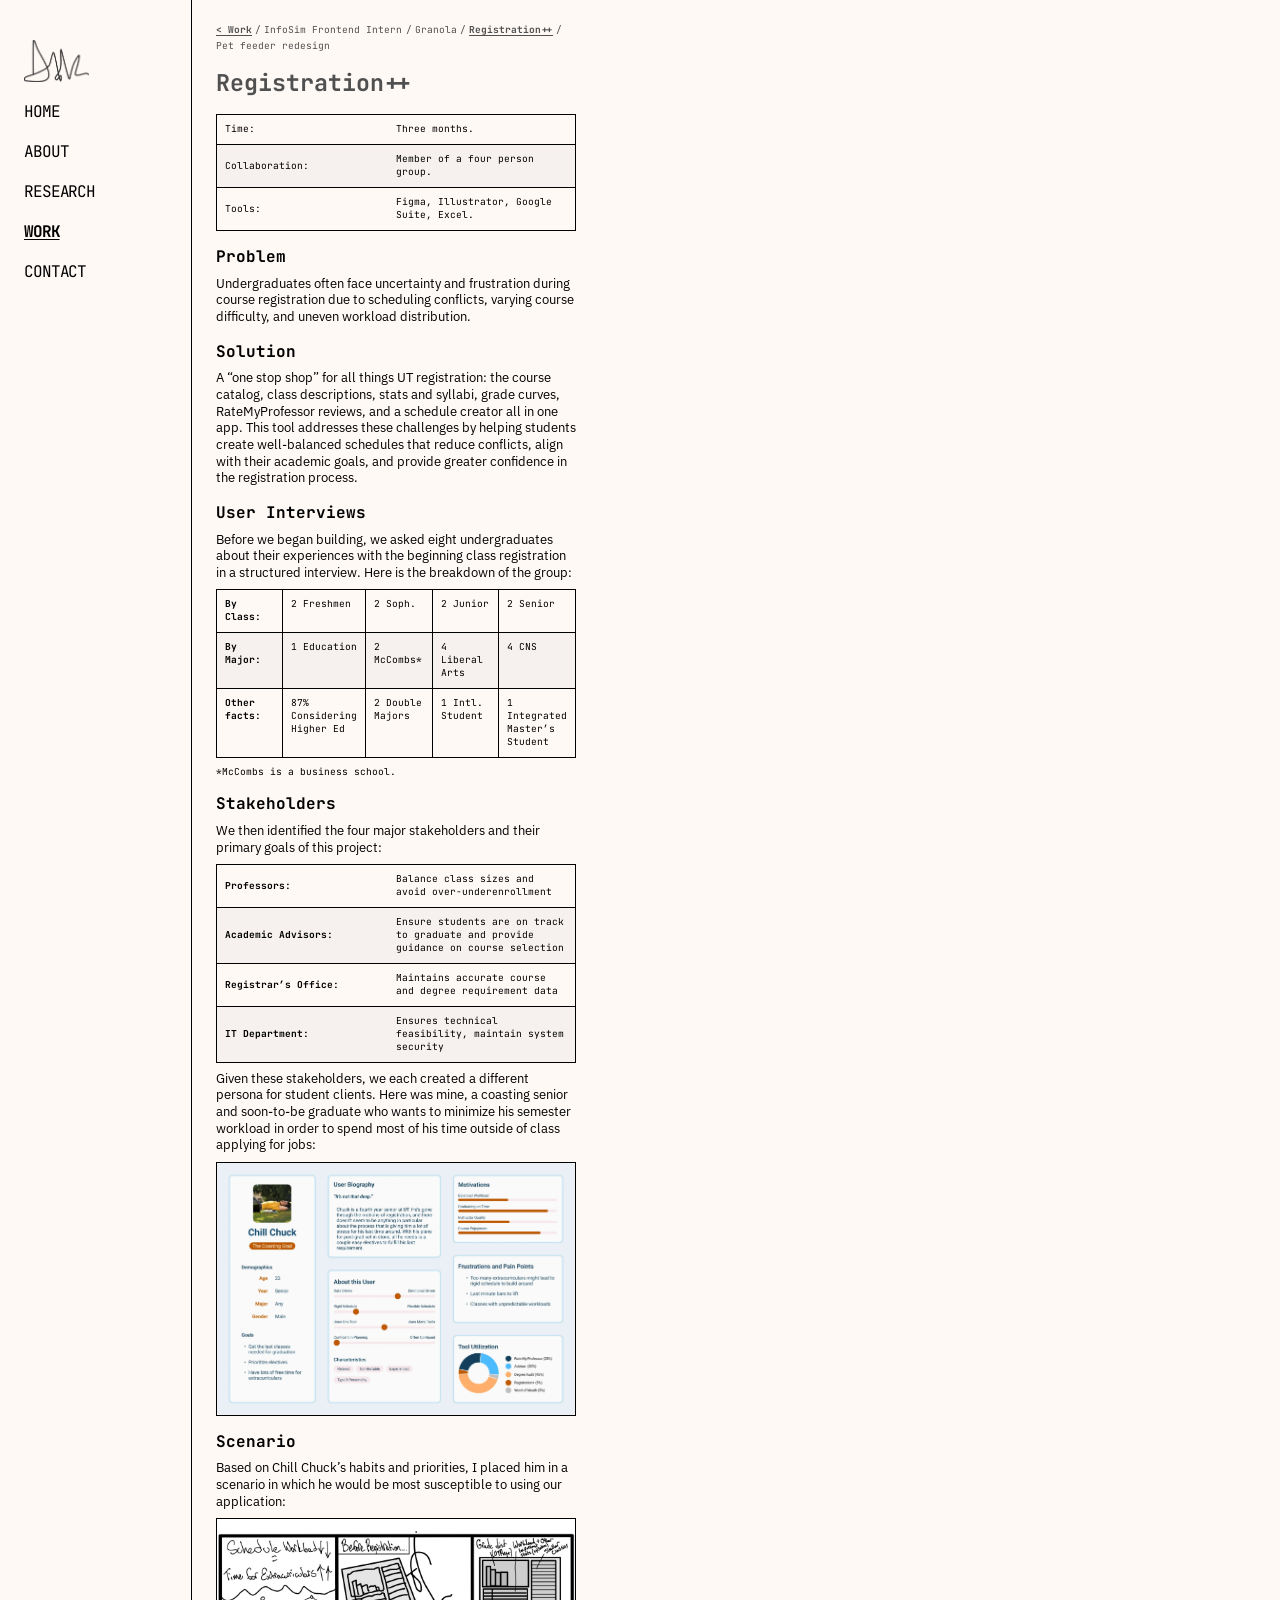
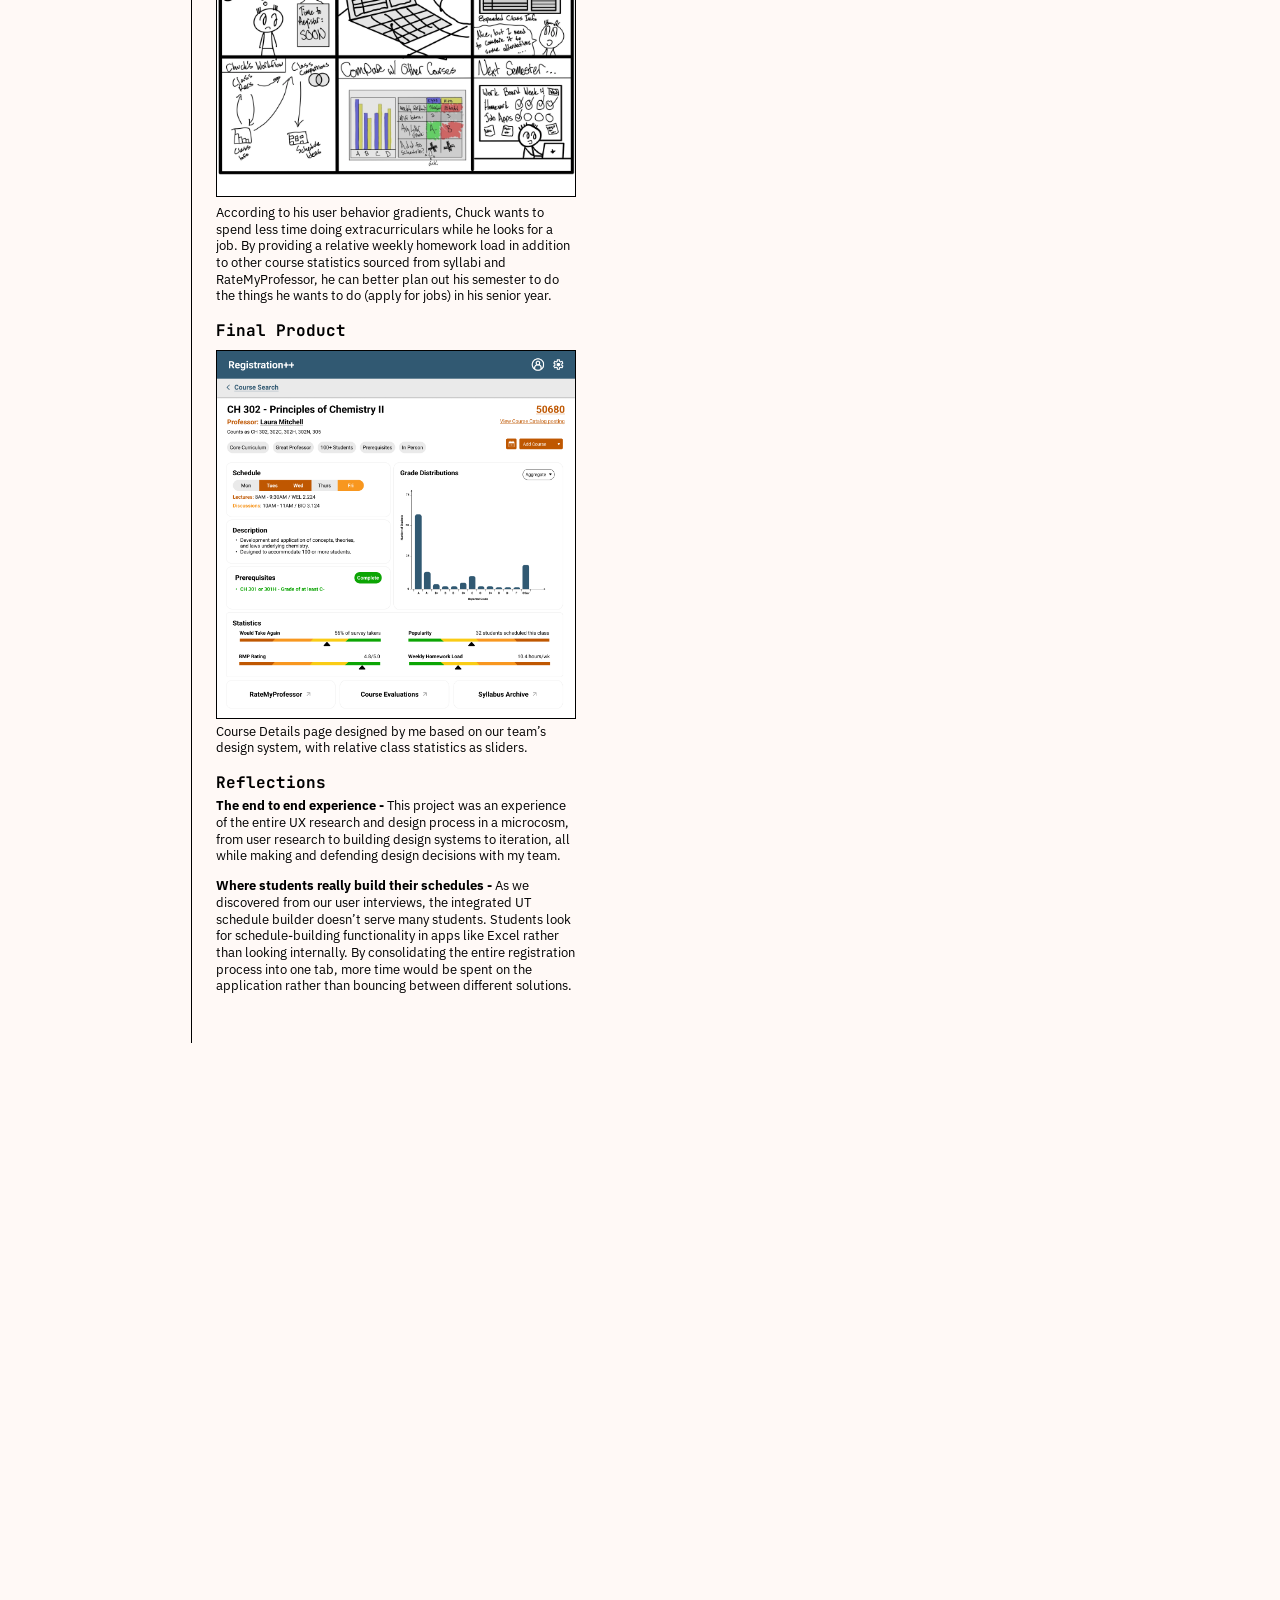
<file: work-regis.html>
<!DOCTYPE html>
<html lang="en">
<head>
  <meta charset="UTF-8">
  <meta name="viewport" content="width=device-width, initial-scale=1.0">
  <meta name="description" content="Registration++">
  <title>atk/work/registration</title>

  <link rel="icon" href="appicon.png">
  <link rel="preconnect" href="https://fonts.googleapis.com">
  <link rel="preconnect" href="https://fonts.gstatic.com" crossorigin>
  <link href="https://fonts.googleapis.com/css2?family=IBM+Plex+Sans:wght@400;700&family=JetBrains+Mono:wght@400;700&display=swap" rel="stylesheet">
  <link rel="stylesheet" href="styles.css">
  <style>:root { --content-width: 450px; --pad-top: 30px; }</style>
</head>
<body>
  <div class="page">

    <aside class="sidebar">
      <nav class="nav" aria-label="Main">
        <a class="logo" href="index.html">
          <img src="tabula_rasa_assets_exported/logo_hires.png" width="81" height="47" alt="home">
        </a>
        <ul class="nav-list">
          <li><a href="index.html">Home</a></li>
          <li><a href="about.html">About</a></li>
          <li><a href="research.html">Research</a></li>
          <li><a href="work-homepage.html" aria-current="page">Work</a></li>
          <li><a href="contact.html">Contact</a></li>
        </ul>
      </nav>
    </aside>

    <main class="content">
      <p class="breadcrumb">
        <a href="work-homepage.html" class="here">&lt; Work</a>
        <span aria-hidden="true">/</span>
        <a href="work-infosim.html">InfoSim Frontend Intern</a>
        <span aria-hidden="true">/</span>
        <a href="work-granola.html">Granola</a>
        <span aria-hidden="true">/</span>
        <a href="work-regis.html" aria-current="page">Registration++</a>
        <span aria-hidden="true">/</span>
        <a href="work-wopet.html">Pet feeder redesign</a>
      </p>

      <h1>Registration++</h1>

      <dl class="details">
        <div class="details-row">
          <dt>Time:</dt>
          <dd>Three months.</dd>
        </div>
        <div class="details-row">
          <dt>Collaboration:</dt>
          <dd>Member of a four person group.</dd>
        </div>
        <div class="details-row">
          <dt>Tools:</dt>
          <dd>Figma, Illustrator, Google Suite, Excel.</dd>
        </div>
      </dl>

      <div class="section">
        <h2>Problem</h2>
        <p>Undergraduates often face uncertainty and frustration during course registration due to scheduling conflicts, varying course difficulty, and uneven workload distribution.</p>
      </div>

      <div class="section">
        <h2>Solution</h2>
        <p>A “one stop shop” for all things UT registration: the course catalog, class descriptions, stats and syllabi, grade curves, RateMyProfessor reviews, and a schedule creator all in one app. This tool addresses these challenges by helping students create well-balanced schedules that reduce conflicts, align with their academic goals, and provide greater confidence in the registration process.</p>
      </div>

      <div class="section">
        <h2>User Interviews</h2>
        <p>Before we began building, we asked eight undergraduates about their experiences with the beginning class registration in a structured interview. Here is the breakdown of the group:</p>
        <div class="grid-table">
          <div><b>By Class:</b></div>
          <div>2 Freshmen</div>
          <div>2 Soph.</div>
          <div>2 Junior</div>
          <div>2 Senior</div>
          <div><b>By Major:</b></div>
          <div>1 Education</div>
          <div>2 McCombs*</div>
          <div>4 Liberal Arts</div>
          <div>4 CNS</div>
          <div><b>Other facts:</b></div>
          <div>87% Considering Higher Ed</div>
          <div>2 Double Majors</div>
          <div>1 Intl. Student</div>
          <div>1 Integrated Master’s Student</div>
        </div>
        <p class="small">*McCombs is a business school.</p>
      </div>

      <div class="section">
        <h2>Stakeholders</h2>
        <p>We then identified the four major stakeholders and their primary goals of this project:</p>
      <dl class="details">
        <div class="details-row">
          <dt><b>Professors:</b></dt>
          <dd>Balance class sizes and avoid over-underenrollment</dd>
        </div>
        <div class="details-row">
          <dt><b>Academic Advisors:</b></dt>
          <dd>Ensure students are on track to graduate and provide guidance on course selection</dd>
        </div>
        <div class="details-row">
          <dt><b>Registrar’s Office:</b></dt>
          <dd>Maintains accurate course and degree requirement data</dd>
        </div>
        <div class="details-row">
          <dt><b>IT Department:</b></dt>
          <dd>Ensures technical feasibility, maintain system security</dd>
        </div>
      </dl>
        <p>Given these stakeholders, we each created a different persona for student clients. Here was mine, a coasting senior and soon-to-be graduate who wants to minimize his semester workload in order to spend most of his time outside of class applying for jobs:</p>
        <figure class="plain">
          <img src="tabula_rasa_assets_exported/website/work-regis/Container/Frame%2070/Chill%20Chuck%201.png" alt="Persona sheet for 'Chill Chuck' with biography, motivations, goals and charts" style="border:1px solid #000">
        </figure>
      </div>

      <div class="section">
        <h2>Scenario</h2>
        <p>Based on Chill Chuck’s habits and priorities, I placed him in a scenario in which he would be most susceptible to using our application:</p>
        <figure class="plain">
          <img src="tabula_rasa_assets_exported/website/work-regis/Container/Frame%2083/Frame%2084/unknown%201.png" alt="Hand-drawn six-panel storyboard of Chuck building his schedule" style="border:1px solid #000">
        </figure>
        <p>According to his user behavior gradients, Chuck wants to spend less time doing extracurriculars while he looks for a job. By providing a relative weekly homework load in addition to other course statistics sourced from syllabi and RateMyProfessor, he can better plan out his semester to do the things he wants to do (apply for jobs) in his senior year.</p>
      </div>

      <div class="section">
        <h2>Final Product</h2>
        <figure>
          <img src="tabula_rasa_assets_exported/website/work-regis/Container/Frame%2082/Frame%2059/regis%2B%2Bartifact%201.png" alt="Course details screen for CH 302 with schedule, grade distribution and statistics sliders">
          <figcaption class="body-caption">Course Details page designed by me based on our team’s design system, with relative class statistics as sliders.</figcaption>
        </figure>
      </div>

      <div class="section gap-6">
        <h2>Reflections</h2>
        <p><strong>The end to end experience -</strong> This project was an experience of the entire UX research and design process in a microcosm, from user research to building design systems to iteration, all while making and defending design decisions with my team.</p>
        <p class="spaced"><strong>Where students really build their schedules -</strong> As we discovered from our user interviews, the integrated UT schedule builder doesn’t serve many students. Students look for schedule-building functionality in apps like Excel rather than looking internally. By consolidating the entire registration process into one tab, more time would be spent on the application rather than bouncing between different solutions.</p>
      </div>
    </main>

  </div>
</body>
</html>
</file>
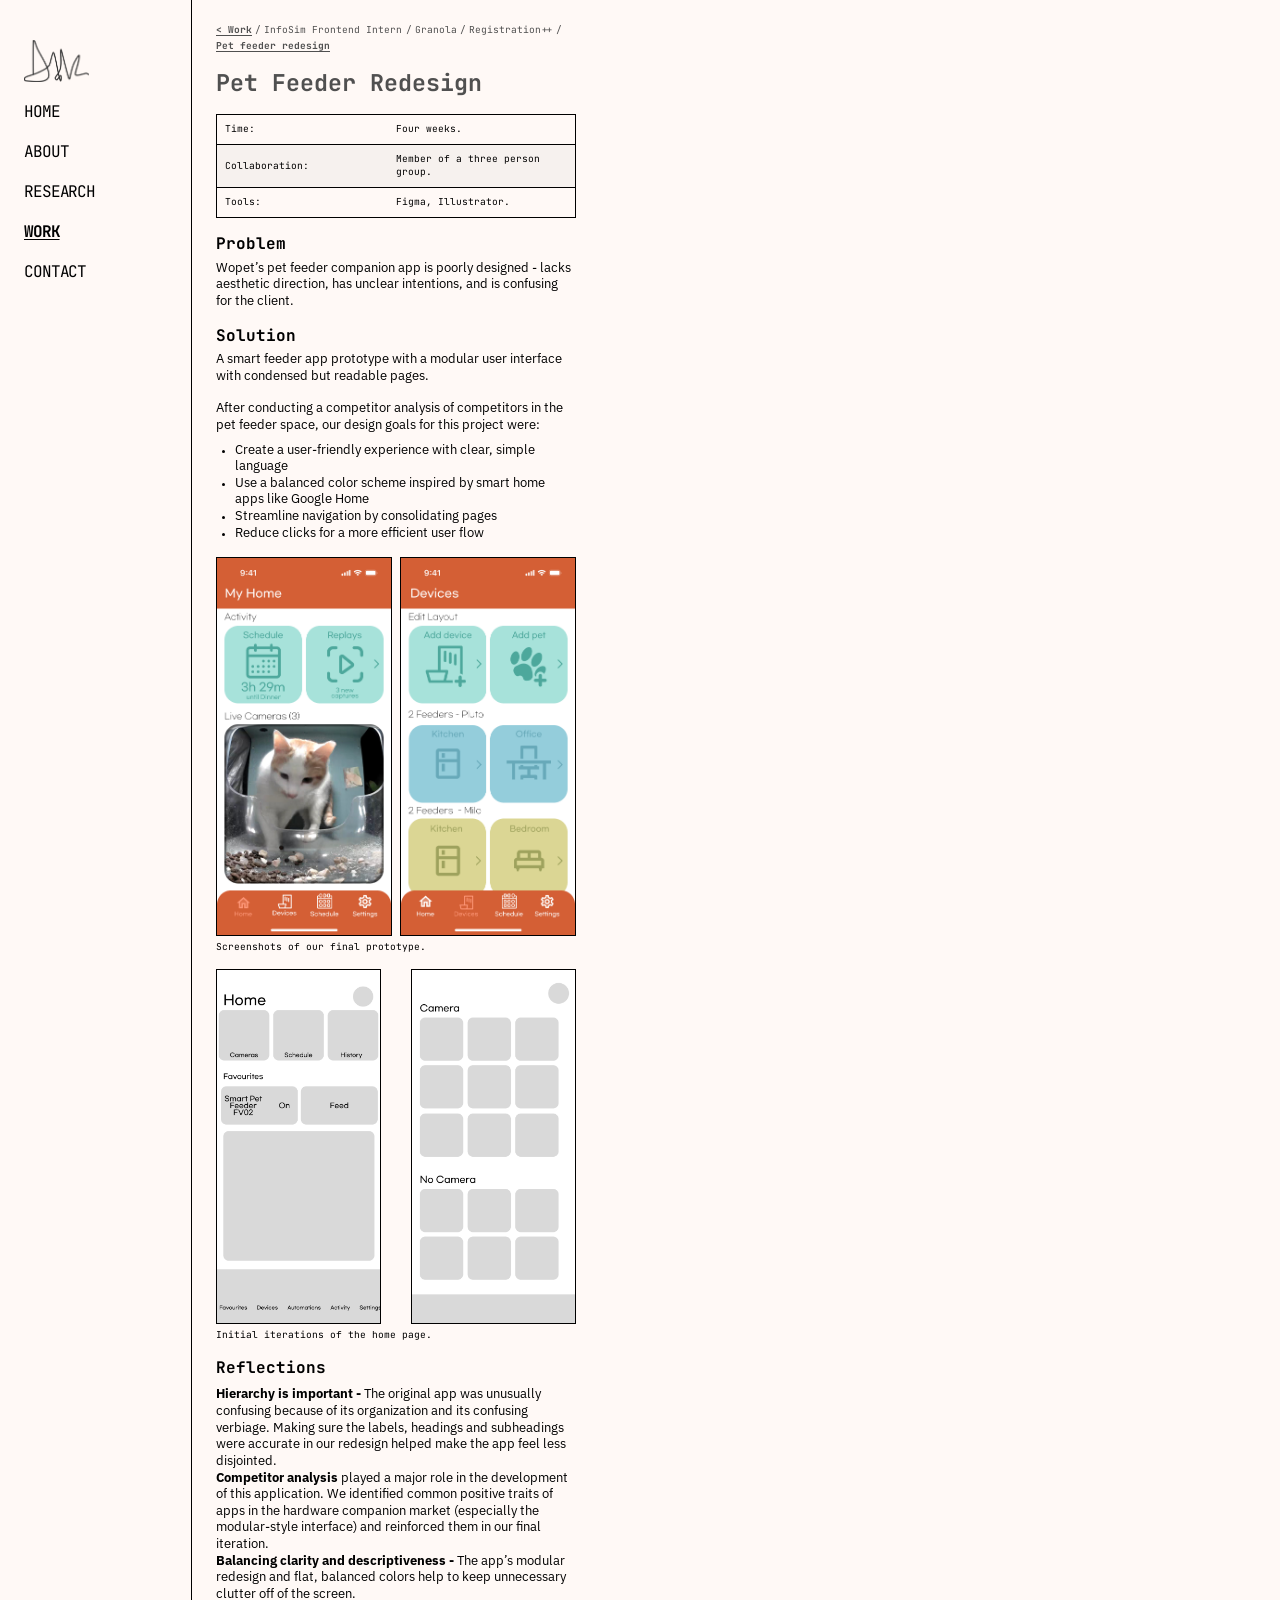
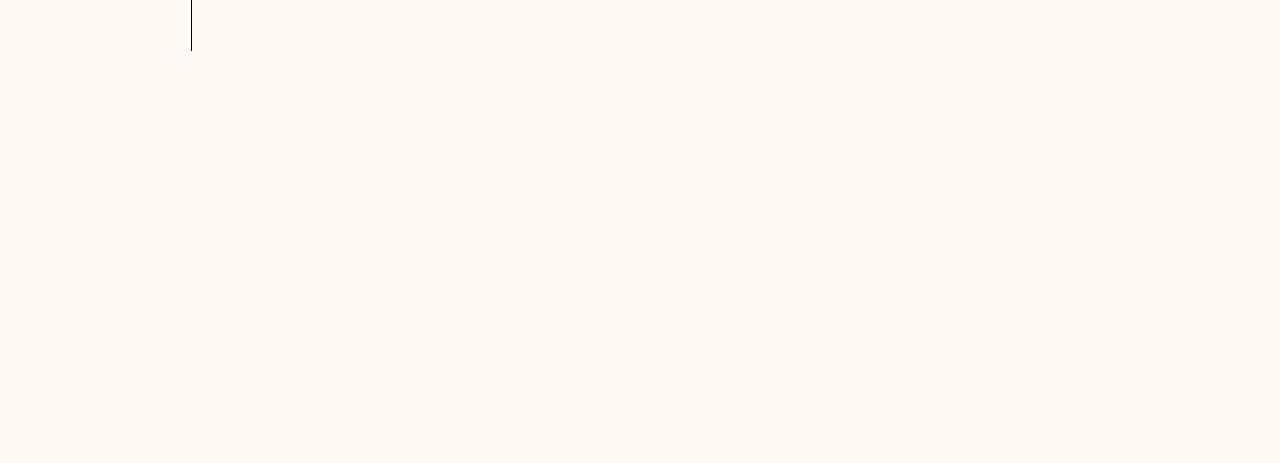
<file: work-wopet.html>
<!DOCTYPE html>
<html lang="en">
<head>
  <meta charset="UTF-8">
  <meta name="viewport" content="width=device-width, initial-scale=1.0">
  <meta name="description" content="Wopet pet feeder companion app redesign based on competitor analysis.">
  <title>atk/work/wopet</title>

  <link rel="icon" href="appicon.png">
  <link rel="preconnect" href="https://fonts.googleapis.com">
  <link rel="preconnect" href="https://fonts.gstatic.com" crossorigin>
  <link href="https://fonts.googleapis.com/css2?family=IBM+Plex+Sans:wght@400;700&family=JetBrains+Mono:wght@400;700&display=swap" rel="stylesheet">
  <link rel="stylesheet" href="styles.css">
  <style>:root { --content-width: 450px; --pad-top: 30px; }</style>
</head>
<body>
  <div class="page">

    <aside class="sidebar">
      <nav class="nav" aria-label="Main">
        <a class="logo" href="index.html">
          <img src="tabula_rasa_assets_exported/logo_hires.png" width="81" height="47" alt="home">
        </a>
        <ul class="nav-list">
          <li><a href="index.html">Home</a></li>
          <li><a href="about.html">About</a></li>
          <li><a href="research.html">Research</a></li>
          <li><a href="work-homepage.html" aria-current="page">Work</a></li>
          <li><a href="contact.html">Contact</a></li>
        </ul>
      </nav>
    </aside>

    <main class="content">
      <p class="breadcrumb">
        <a href="work-homepage.html" class="here">&lt; Work</a>
        <span aria-hidden="true">/</span>
        <a href="work-infosim.html">InfoSim Frontend Intern</a>
        <span aria-hidden="true">/</span>
        <a href="work-granola.html">Granola</a>
        <span aria-hidden="true">/</span>
        <a href="work-regis.html">Registration++</a>
        <span aria-hidden="true">/</span>
        <a href="work-wopet.html" aria-current="page">Pet feeder redesign</a>
      </p>

      <h1>Pet Feeder Redesign</h1>

      <dl class="details">
        <div class="details-row">
          <dt>Time:</dt>
          <dd>Four weeks.</dd>
        </div>
        <div class="details-row">
          <dt>Collaboration:</dt>
          <dd>Member of a three person group.</dd>
        </div>
        <div class="details-row">
          <dt>Tools:</dt>
          <dd>Figma, Illustrator.</dd>
        </div>
      </dl>

      <div class="section gap-6">
        <h2>Problem</h2>
        <p>Wopet’s pet feeder companion app is poorly designed - lacks aesthetic direction, has unclear intentions, and is confusing for the client.</p>
      </div>

      <div class="section gap-6">
        <h2>Solution</h2>
        <p>A smart feeder app prototype with a modular user interface with condensed but readable pages.</p>
      </div>

      <div class="section">
        <p>After conducting a competitor analysis of competitors in the pet feeder space, our design goals for this project were:</p>
        <ul class="list snug">
          <li>Create a user-friendly experience with clear, simple language</li>
          <li>Use a balanced color scheme inspired by smart home apps like Google Home</li>
          <li>Streamline navigation by consolidating pages</li>
          <li>Reduce clicks for a more efficient user flow</li>
        </ul>
      </div>

      <figure>
        <div class="img-row">
          <img src="tabula_rasa_assets_exported/website/work-wopet/Container/Container/Image%20Row/Home%201.png" alt="My Home screen with activity tiles and a live camera view of a cat">
          <img src="tabula_rasa_assets_exported/website/work-wopet/Container/Container/Image%20Row/Updated%20Devices%20%281%29%201.png" alt="Devices screen with feeders grouped by room">
        </div>
        <figcaption>Screenshots of our final prototype.</figcaption>
      </figure>

      <figure>
        <div class="img-row wide-gap">
          <img src="tabula_rasa_assets_exported/website/work-wopet/Container/Container/Image%20Row/iterations_wopet%201.png" alt="Early wireframe of the home page with favourites">
          <img src="tabula_rasa_assets_exported/website/work-wopet/Container/Container/Image%20Row/iterations_wopet2%201.png" alt="Early wireframe of the camera grid page">
        </div>
        <figcaption>Initial iterations of the home page.</figcaption>
      </figure>

      <div class="section tight">
        <h2 style="margin-bottom:10px">Reflections</h2>
        <p><strong>Hierarchy is important -</strong> The original app was unusually confusing because of its organization and its confusing verbiage. Making sure the labels, headings and subheadings were accurate in our redesign helped make the app feel less disjointed.</p>
        <p><strong>Competitor analysis</strong> played a major role in the development of this application. We identified common positive traits of apps in the hardware companion market (especially the modular-style interface) and reinforced them in our final iteration.</p>
        <p><strong>Balancing clarity and descriptiveness -</strong> The app’s modular redesign and flat, balanced colors help to keep unnecessary clutter off of the screen.</p>
      </div>
    </main>

  </div>
</body>
</html>
</file>
<file: styles.css>
/* ============================================================
   Tabula Rasa — shared stylesheet
   Asher Atkins. Rebuilt from the Figma export.
   ============================================================ */

/* ---------- Fonts ----------
   Google Fonts (linked in each page) gives real regular + bold.
   Local files, if present, are the offline fallback. */
@font-face {
  font-family: 'JetBrains Mono Local';
  src: url('fonts/jetbrains-mono.woff2') format('woff2'),
       url('fonts/jetbrains-mono.woff') format('woff');
  font-weight: normal;
  font-style: normal;
  font-display: swap;
}

@font-face {
  font-family: 'IBM Plex Sans Local';
  src: url('fonts/ibm-plex-sans.woff2') format('woff2'),
       url('fonts/ibm-plex-sans.woff') format('woff');
  font-weight: normal;
  font-style: normal;
  font-display: swap;
}

:root {
  --mono: 'JetBrains Mono', 'JetBrains Mono Local', ui-monospace, Menlo, Consolas, monospace;
  --sans: 'IBM Plex Sans', 'IBM Plex Sans Local', system-ui, -apple-system, 'Helvetica Neue', Arial, sans-serif;

  --ink: #000;
  --ink-muted: #505050;
  --line: #000;
  --paper: #fff9f6;   /* page frame (the white box) */
  --canvas: #fff9f6;  /* margin around the frame on wide screens */
  --row-tint: #f6f1ee;

  /* Whole-site zoom. 0.8 = how it looks at 80% zoom in Chrome, 1 = full size. */
  --zoom: 0.8;

  --sidebar-width: 240px;
  --content-width: 450px;   /* overridden per page */
  --pad-top: 30px;          /* overridden per page */
}

/* ---------- Reset ---------- */
*,
*::before,
*::after {
  margin: 0;
  padding: 0;
  box-sizing: border-box;
}

html {
  -webkit-text-size-adjust: 100%;
}

body {
  zoom: var(--zoom);
  background: var(--canvas);
  color: var(--ink);
  font-family: var(--sans);
  font-size: 16px;
  line-height: 1.3;
  -webkit-font-smoothing: antialiased;
}

img {
  display: block;
  max-width: 100%;
  height: auto;
}

a {
  color: inherit;
}

a:focus-visible {
  outline: 2px solid var(--ink);
  outline-offset: 3px;
}

/* ---------- Page frame ----------
   No outer border and no max-width: the page fills the window and stays
   anchored to the top-left, so zooming out just adds empty space on the
   right instead of showing a floating box in the middle. */
.page {
  display: flex;
  align-items: stretch;
  width: 100%;
  min-height: calc(100vh / var(--zoom));
  background: var(--paper);
}

/* ---------- Sidebar ---------- */
.sidebar {
  flex: 0 0 var(--sidebar-width);
  border-right: 1px solid var(--line);
}

.nav {
  position: sticky;
  top: 0;
  display: flex;
  flex-direction: column;
  gap: 24px;
  padding: 50px 30px;
}

.logo {
  display: inline-block;
  width: max-content;
}

.nav-list {
  list-style: none;
  display: flex;
  flex-direction: column;
  gap: 24px;
}

.nav-list a {
  font-family: var(--mono);
  font-size: 20px;
  line-height: 1.3;
  letter-spacing: -0.07em;
  text-transform: uppercase;
  text-decoration: none;
}

.nav-list a:hover,
.nav-list a[aria-current="page"] {
  text-decoration: underline;
  text-underline-offset: 3px;
  text-decoration-thickness: 1px;
}

.nav-list a[aria-current="page"] {
  font-weight: 700;
}

/* ---------- Main column ---------- */
.content {
  flex: 1 1 auto;
  min-width: 0;
  padding: var(--pad-top) 30px 60px;
  display: flex;
  flex-direction: column;
  gap: 20px;
}

.content > * {
  width: 100%;
  max-width: var(--content-width);
}

/* ---------- Type ---------- */
h1 {
  font-family: var(--mono);
  font-weight: 700;
  font-size: 29px;
  line-height: 1.3;
  color: var(--ink-muted);
}

h2 {
  font-family: var(--mono);
  font-weight: 700;
  font-size: 20px;
  line-height: 1.3;
}

.small {
  font-family: var(--mono);
  font-size: 12px;
}

/* ---------- Breadcrumb ---------- */
.breadcrumb {
  display: flex;
  flex-wrap: wrap;
  gap: 4px;
  font-family: var(--mono);
  font-size: 12px;
  color: var(--ink-muted);
}

.breadcrumb a {
  text-decoration: none;
  text-underline-offset: 2px;
}

.breadcrumb a:hover {
  text-decoration: underline;
}

.breadcrumb a[aria-current="page"],
.breadcrumb a.here {
  font-weight: 700;
  text-decoration: underline;
}

/* ---------- Detail tables ---------- */
.details {
  border: 1px solid var(--line);
  font-family: var(--mono);
  font-size: 12px;
  line-height: 1.35;
}

.details-row {
  display: grid;
  grid-template-columns: 1fr 1fr;
  align-items: center;
  padding: 10px;
}

.details-row + .details-row {
  border-top: 1px solid var(--line);
}

.details-row:nth-child(even) {
  background: var(--row-tint);
}

/* ---------- Interview grid (Registration++) ---------- */
.grid-table {
  display: grid;
  grid-template-columns: repeat(5, 1fr);
  border-top: 1px solid var(--line);
  border-left: 1px solid var(--line);
  font-family: var(--mono);
  font-weight: 400;
  font-size: 12px;
  line-height: 1.35;
}

.grid-table > div {
  padding: 10px;
  border-right: 1px solid var(--line);
  border-bottom: 1px solid var(--line);
  overflow-wrap: break-word;
}

.grid-table > div:nth-child(n + 6):nth-child(-n + 10) {
  background: var(--row-tint);
}

/* ---------- Sections ---------- */
.section {
  display: flex;
  flex-direction: column;
  gap: 10px;
}

.section.tight {
  gap: 0;
}

.section.gap-6 {
  gap: 6px;
}

.spaced {
  margin-top: 11px;
}

ul.list {
  margin: 11px 0;
  padding-left: 24px;
}

ul.list.snug {
  margin: 0 0 0 0;
}

ul.list li::marker {
  font-size: 0.8em;
}

/* ---------- Figures ---------- */
figure {
  display: flex;
  flex-direction: column;
  gap: 6px;
}

figure img {
  width: 100%;
  border: 1px solid var(--line);
}

figure.plain img {
  border: 0;
}

figcaption {
  font-family: var(--mono);
  font-size: 12px;
}

figcaption.body-caption {
  font-family: var(--sans);
  font-size: 16px;
}

.img-row {
  display: flex;
  align-items: flex-start;
  gap: 10px;
}

.img-row.wide-gap {
  gap: 38px;
}

.img-row img {
  flex: 1 1 0;
  min-width: 0;
  width: 100%;
}

.logo-box {
  display: flex;
  flex-direction: column;
  gap: 19px;
  padding: 24px 22px;
  border: 1px solid var(--line);
}

.logo-box img {
  width: 100%;
  border: 0;
}

/* ---------- Project cards (Work index) ---------- */
.cards {
  /* 1 = full size, 0.75 = three-quarter size. Scales the whole block. */
  --card-scale: 0.75;

  display: grid;
  grid-template-columns: repeat(2, 1fr);
  align-items: start;
  max-width: calc(var(--content-width) * var(--card-scale));
  gap: calc(20px * var(--card-scale));
}

.card {
  display: flex;
  flex-direction: column;
  border: 1px solid var(--line);
  text-decoration: none;
  background: var(--paper);
}

.card h2 {
  padding: calc(10px * var(--card-scale));
  font-size: calc(20px * var(--card-scale));
  border-bottom: 1px solid var(--line);
}

.card img {
  width: 100%;
  aspect-ratio: 4 / 3;
  object-fit: cover;
  object-position: top center;
}

.card p {
  padding: calc(10px * var(--card-scale));
  font-size: calc(16px * var(--card-scale));
  border-top: 1px solid var(--line);
}

.card:hover h2 {
  text-decoration: underline;
  text-underline-offset: 3px;
}

/* ---------- Footer (Contact) ---------- */
.colophon {
  font-family: var(--mono);
  font-size: 12px;
  line-height: 1.5;
}

.link-list {
  display: flex;
  flex-direction: column;
  gap: 10px;
}

.link-list a {
  width: max-content;
  text-underline-offset: 3px;
}

/* ---------- Tablet / mobile ---------- */
@media (max-width: 880px) {
  /* Phones are already small. Uncomment to show them at full size. */
  /* :root { --zoom: 1; } */

  .page {
    flex-direction: column;
  }

  .sidebar {
    flex: none;
    border-right: 0;
    border-bottom: 1px solid var(--line);
    background: var(--paper);
  }

  .nav {
    position: static;
    flex-direction: row;
    align-items: center;
    flex-wrap: wrap;
    gap: 12px 20px;
    padding: 16px 20px;
  }

  .logo img {
    width: 56px;
    height: auto;
  }

  .nav-list {
    flex-direction: row;
    flex-wrap: wrap;
    gap: 6px 16px;
  }

  .nav-list a {
    font-size: 16px;
  }

  .content {
    padding: 24px 20px 48px;
  }

  .content > * {
    max-width: none;
  }

  h1 {
    font-size: 26px;
  }

  .cards {
    --card-scale: 1;
    max-width: none;
    grid-template-columns: 1fr;
  }

  .details-row {
    grid-template-columns: 8.5rem 1fr;
  }

  .grid-table {
    grid-template-columns: 1fr 1fr;
  }

  .grid-table > div:nth-child(n + 6):nth-child(-n + 10) {
    background: none;
  }

  .img-row.wide-gap {
    gap: 12px;
  }
}
</file>
